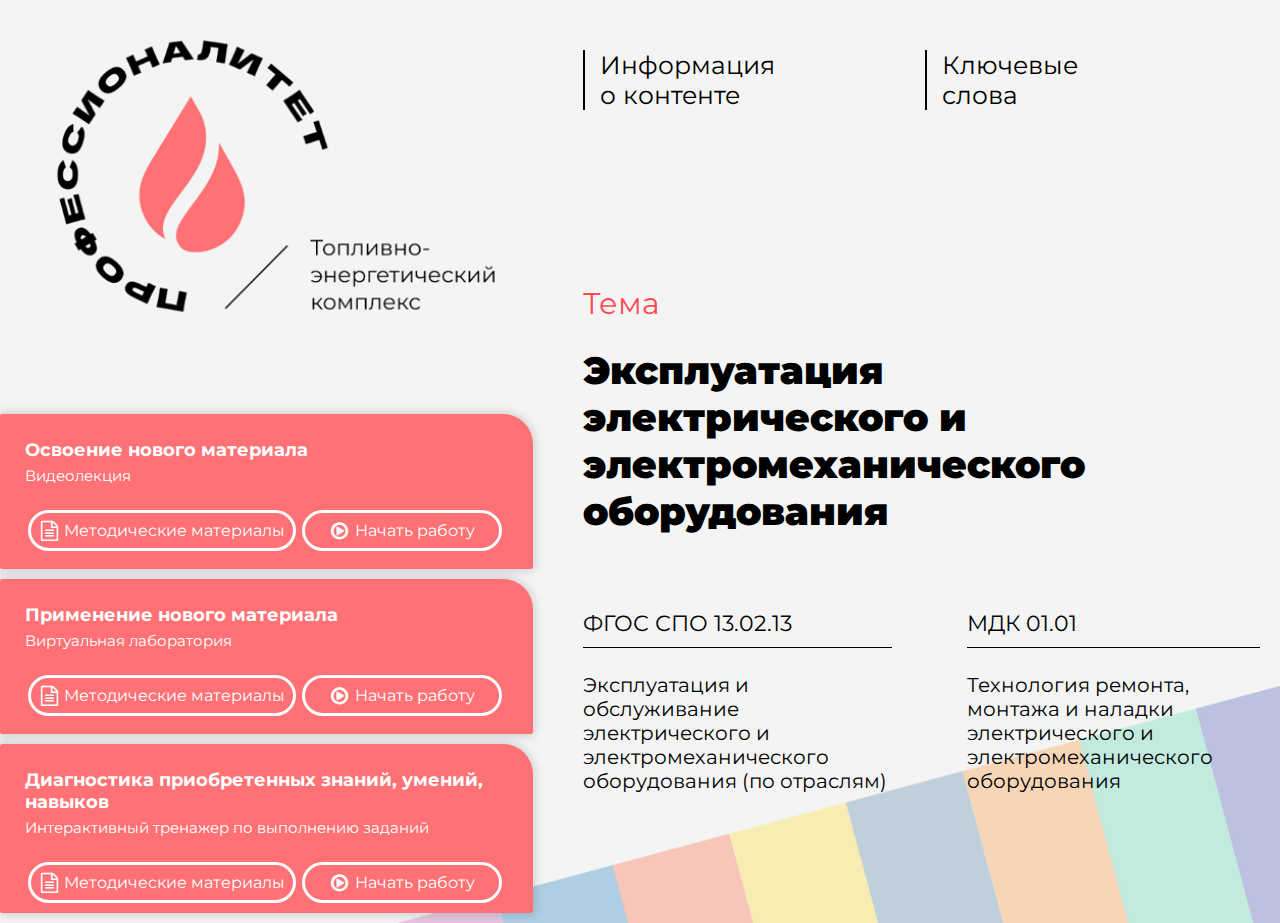
<file: index.html>
<!DOCTYPE html>
<html lang="en">
<head>
    <meta charset="UTF-8">
    <meta name="viewport" content="width=device-width, initial-scale=1.0">
    <script src="./data/data_main_p.js"></script>
    <script src="./scripts/main_page.js" defer></script>
    <title id="title_text_place"> </title>
    <link rel="stylesheet" href="https://cdnjs.cloudflare.com/ajax/libs/font-awesome/4.7.0/css/font-awesome.css" integrity="sha512-5A8nwdMOWrSz20fDsjczgUidUBR8liPYU+WymTZP1lmY9G6Oc7HlZv156XqnsgNUzTyMefFTcsFH/tnJE/+xBg==" crossorigin="anonymous" referrerpolicy="no-referrer" />
    <link rel="stylesheet" href="./styles/style.css">
    <link rel="stylesheet" href="./styles/popup.css">
    <link type="Image/x-icon" href="./content/favicon.ico" rel="icon">
</head>
<body class="main_viewport" id="#style-10">
    <div class="main_container">
        <img src="content/main_logo.png" alt="main_logo" class="main_logo1">
        <div class="left_side">
            <div class="main_logo">
                <img src="content/main_logo.png" alt="main_logo" class="main_logo2">
            </div>
            <div class="buttons_content">
                <div class="lern_new_material">
                    <div class="upper_side">
                        <p class="first_word">Освоение нового материала</p>
                        <p id="card_eom_1" class="second_word">Динамическая инфографика</p>
                        <div class="bottom_side">
                            <div class="btn_metod_mat">
                                <a href="#popup3" class="link_metod_mat"><i class="fa fa-file-text-o" aria-hidden="true"></i>
                                    Методические материалы
                                </a>
                            </div>
                            <div class="btn_metod_mat">
                                <a href="./pages/eom_1_unit/index.html" class="link_metod_mat"><i class="fa fa-play-circle-o" aria-hidden="true"></i>
                                    Начать работу
                                </a>
                            </div>
                        </div>
                    </div>
                </div>
                <div class="practic_new_material">
                    <div class="upper_side">
                        <p class="first_word">Применение нового материала</p>
                        <p class="second_word">Виртуальная лаборатория</p>
                        <div class="bottom_side">
                            <div class="btn_metod_mat">
                                <a href="#popup4" class="link_metod_mat"><i class="fa fa-file-text-o" aria-hidden="true"></i>
                                    Методические материалы
                                </a>
                            </div>
                            <div class="btn_metod_mat">
                                <a href="./pages/eom_2_unit/index.html" class="link_metod_mat"><i class="fa fa-play-circle-o" aria-hidden="true"></i>
                                    Начать работу
                                </a>
                            </div>
                        </div>
                    </div>
                </div>
                <div class="test_new_material">
                    <div class="upper_side">
                        <p class="first_word">Диагностика приобретенных знаний, умений, навыков</p>
                        <p id="card_eom_3" class="second_word">Интерактивная мини-игра</p>
                        <div class="bottom_side">
                            <div class="btn_metod_mat">
                                <a href="#popup5" class="link_metod_mat"><i class="fa fa-file-text-o" aria-hidden="true"></i>
                                    Методические материалы
                                </a>
                            </div>
                            <div class="btn_metod_mat">
                                <a id="eom_3_ref" href="./pages/eom_3_unit/index.html" class="link_metod_mat"><i class="fa fa-play-circle-o" aria-hidden="true"></i>
                                    Начать работу
                                </a>
                            </div>
                        </div>
                    </div>
                </div>
            </div>
        </div>
        <div class="right_side">
            <div id="upper_right2" class="upper_right">
                <div class="content_info">
                    <a href="#popup1" class="link_content_info">Информация <br>о контенте</br></a>
                </div>
                <div class="key_word">
                    <a href="#popup2" class="link_key_word">Ключевые <br>слова</br></a>
                </div>
            </div>
            <div class="center_right">
                <p class="theme">Тема</p>
                <p class="main_content_name"> 

                </p>
            </div>
            <div class="bottom_right">
                <div class="fgos_and_mdk">
                    <div>
                        <h5 class="fgos">ФГОС СПО <span id="fgos_number"> </span></h5>
                        <p class="fgos_text" id="fgos_text_place">
                            
                        </p>
                    </div>
                    <div>
                        <h5 class="mdk">МДК <span id="mdk_number"> </span></h5>
                        <p class="mdk_text" id="mdk_text_place">
                            
                        </p>
                    </div>
                </div>
            </div>
        </div>
    </div>
    <div id="popup1" class="popup">
        <div class="popup_body">
            <div class="popup_content">
                <div class="popup_header">
                    <h3>Информация о контенте</h3>
                    <a href="#" class="close_popup"><i class="fa fa-times-circle fa-2xl" aria-hidden="true"></i></a>
                </div>
                <div class="popup_text" id="popup_text_1">
                    <h3 class="popup_content_header">ФГОС СПО</h3>
                    <p class="popup_tex_content"></p>
                    <h3 class="popup_content_header">ПОП Профессионалитета</h3>
                    <p class="popup_tex_content"></p>
                    <h3 class="popup_content_header">Профессиональный модуль</h3>
                    <p class="popup_tex_content"></p>
                    <h3 class="popup_content_header">МДК</h3>
                    <p class="popup_tex_content"></p>
                    <h3 class="popup_content_header">Раздел</h3>
                    <p class="popup_tex_content"></p>
                    <h3 class="popup_content_header">Тема</h3>
                    <p class="popup_tex_content"></p>
                </div>
            </div>
        </div>
    </div>
    <div id="popup2" class="popup">
        <div class="popup_body">
            <div class="popup_content">
                <div class="popup_header">
                    <h3>Ключевые слова</h3>
                    <a href="#" class="close_popup"><i class="fa fa-times-circle fa-2xl" aria-hidden="true"></i></a>
                </div>
                <div class="popup_text" id="popup_text_2">

                </div>
            </div>
        </div>
    </div>
    <div id="popup3" class="popup">
        <div class="popup_body">
            <div class="popup_content">
                <div class="popup_header">
                    <h3>  </h3>
                    <a href="#" class="close_popup"><i class="fa fa-times-circle fa-2xl" aria-hidden="true"></i></a>
                </div>
                <div class="popup_text methods" id="popup_text_3">
                </div>
            </div>
        </div>
    </div>
    <div id="popup4" class="popup">
        <div class="popup_body">
            <div class="popup_content">
                <div class="popup_header">
                    <h3> </h3>
                    <a href="#" class="close_popup"><i class="fa fa-times-circle fa-2xl" aria-hidden="true"></i></a>
                </div>
                <div class="popup_text methods" id="popup_text_4">

                </div>
            </div>
        </div>
    </div>
    <div id="popup5" class="popup">
        <div class="popup_body">
            <div class="popup_content">
                <div class="popup_header">
                    <h3>  </h3>
                    <a href="#" class="close_popup"><i class="fa fa-times-circle fa-2xl" aria-hidden="true"></i></a>
                </div>
                <div class="popup_text methods" id="popup_text_5">

                </div>
            </div>
        </div>
    </div>
</body>
</html>
</file>
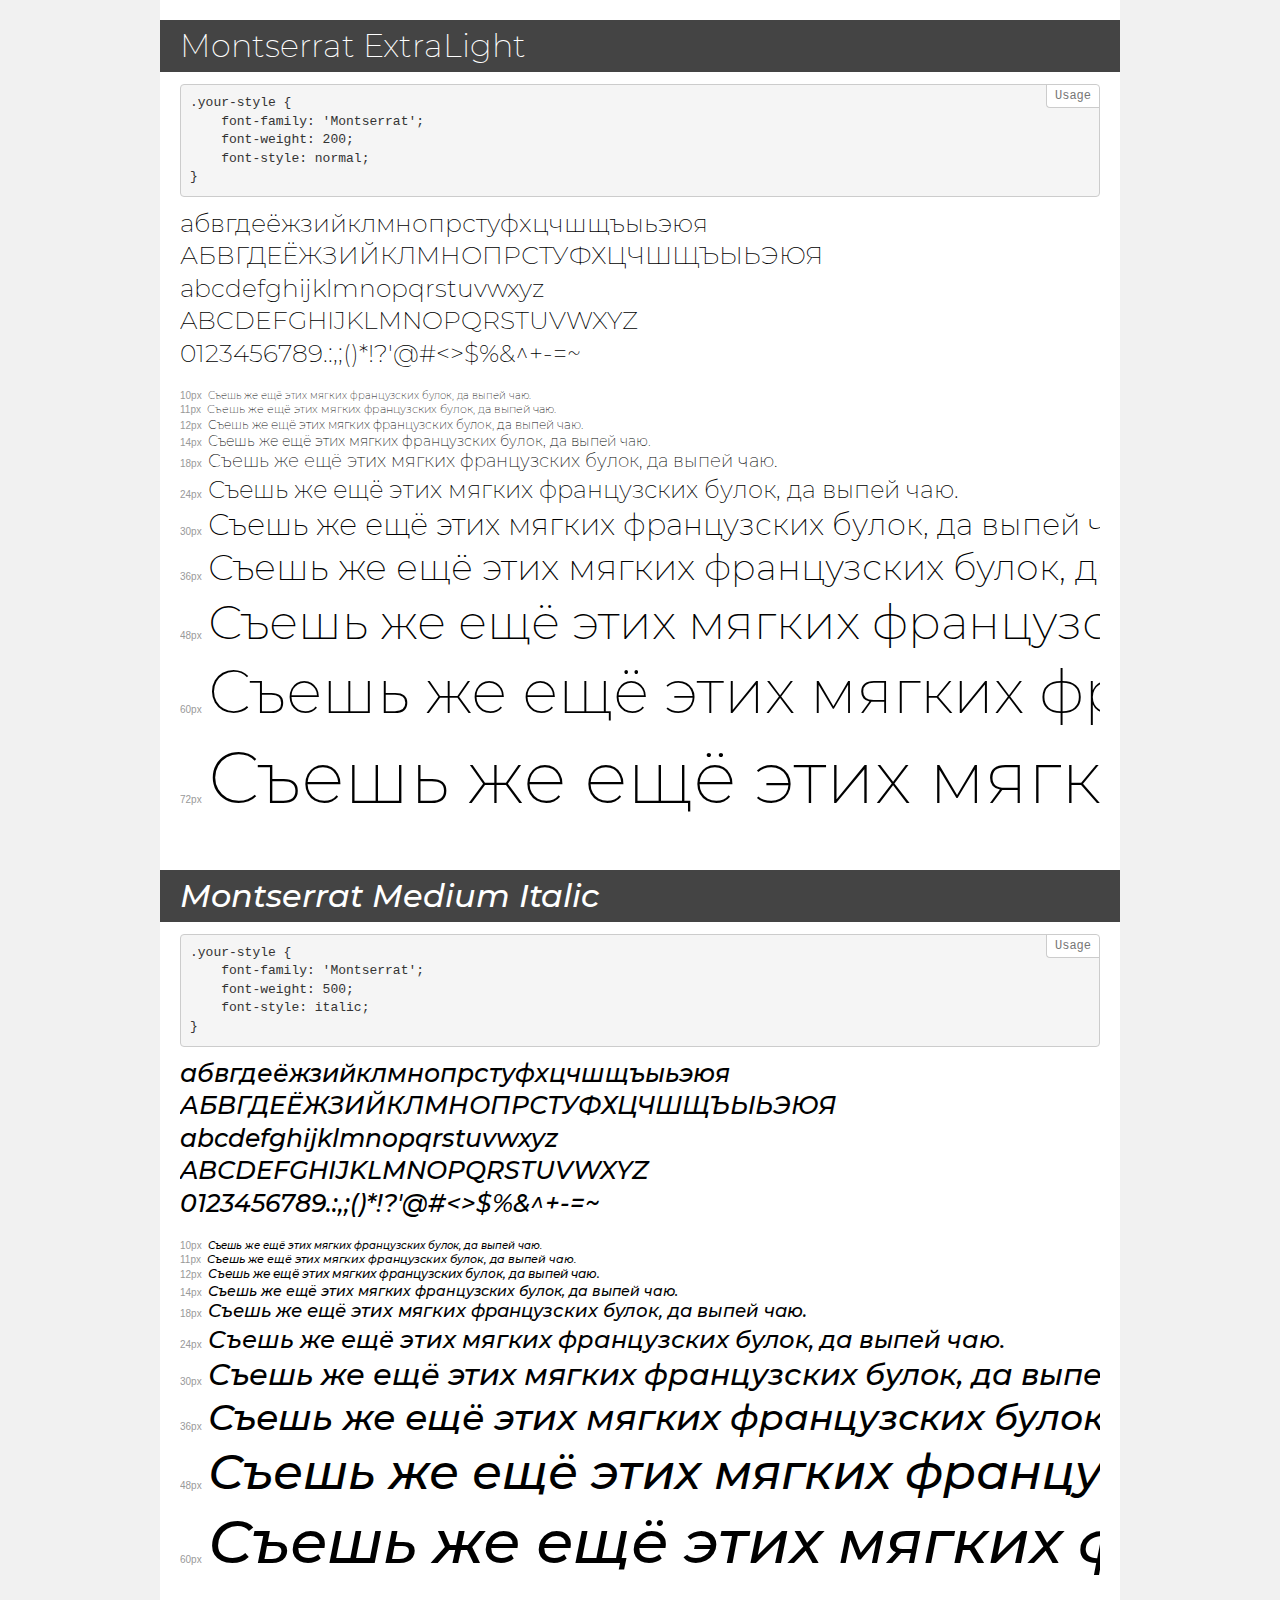
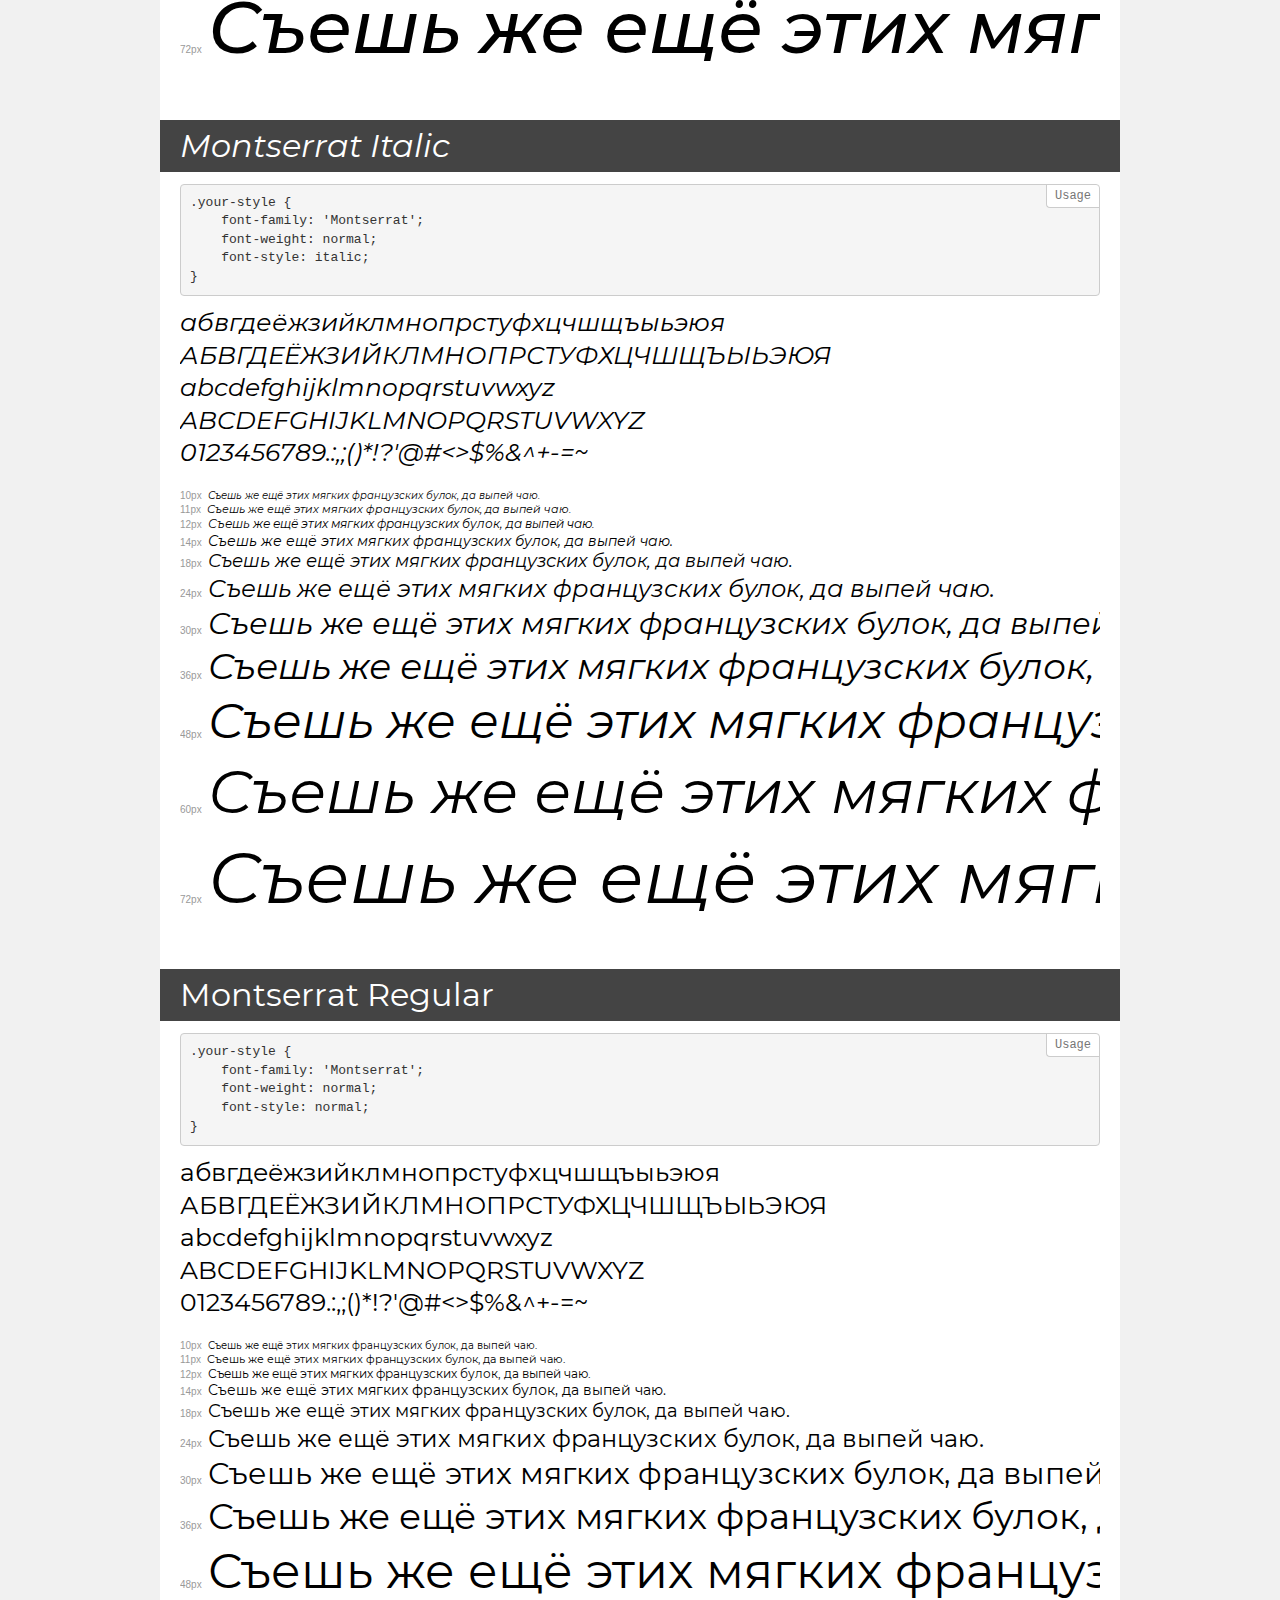
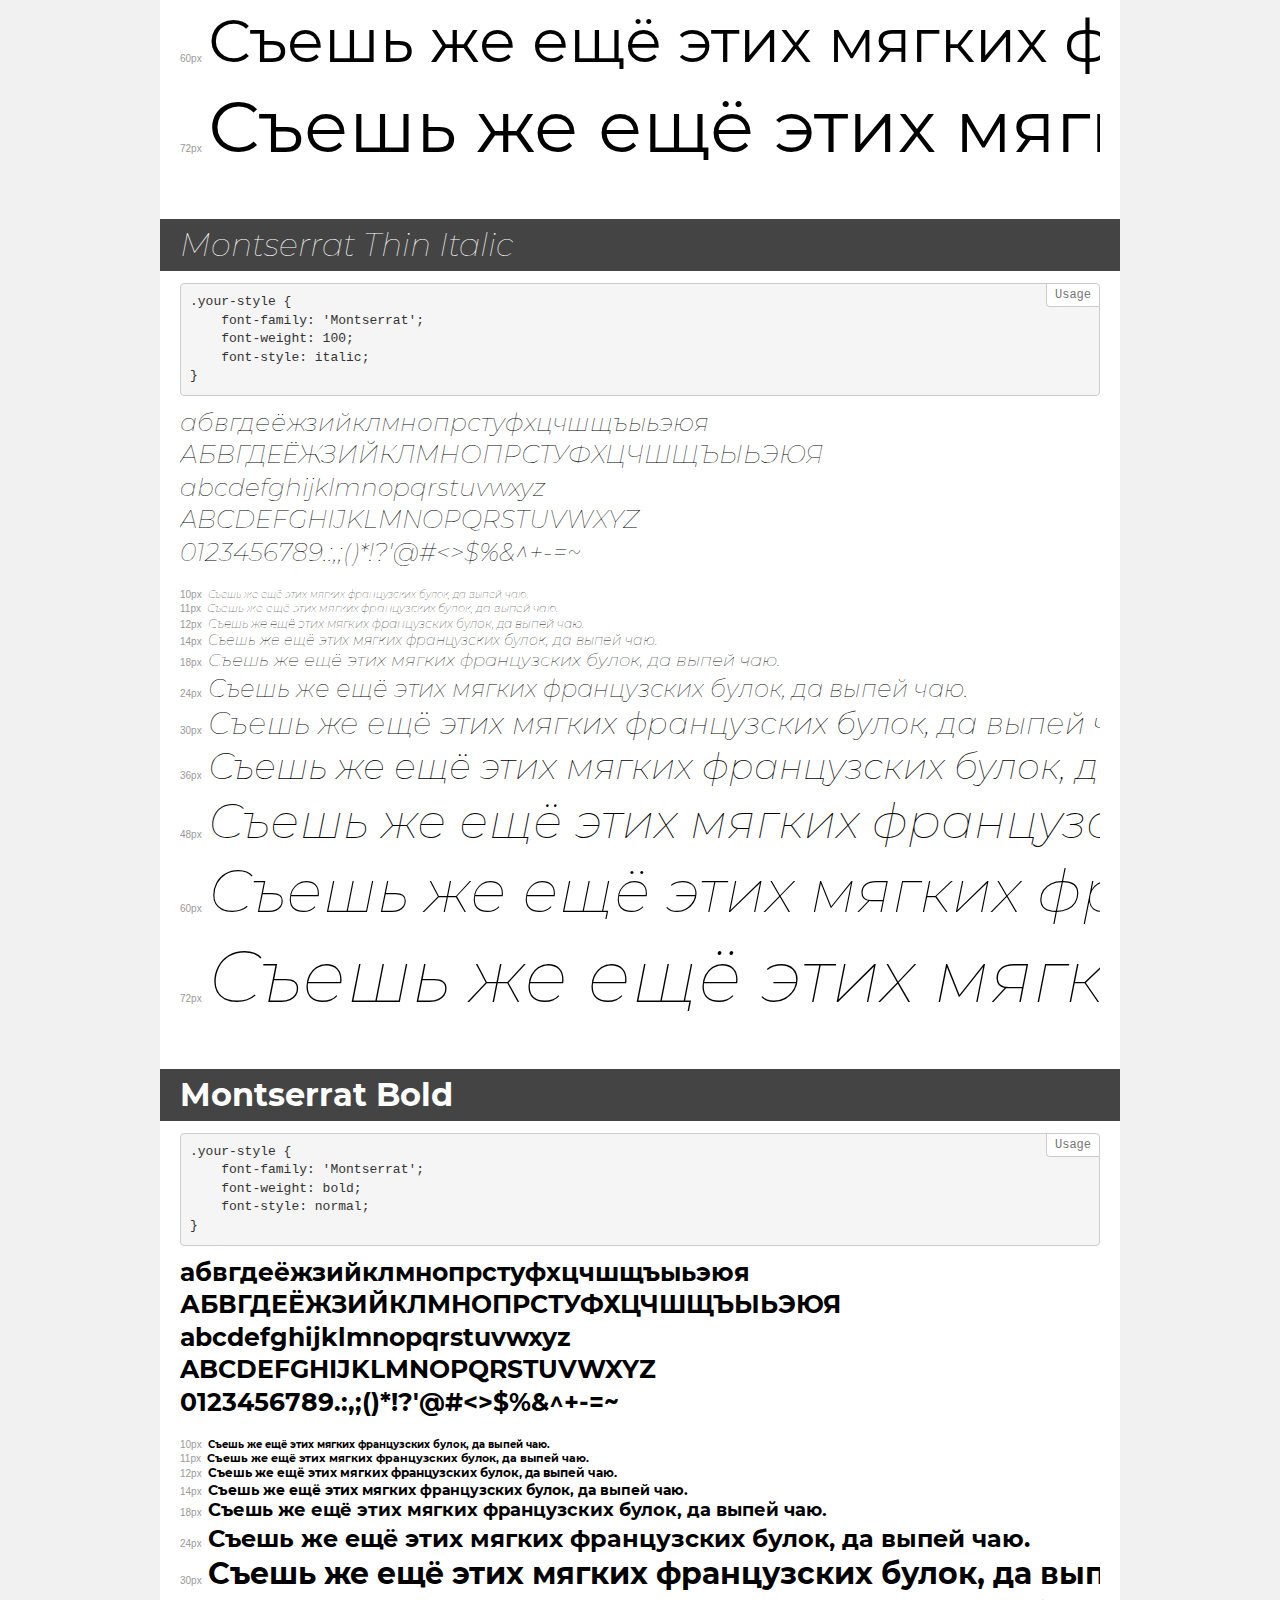
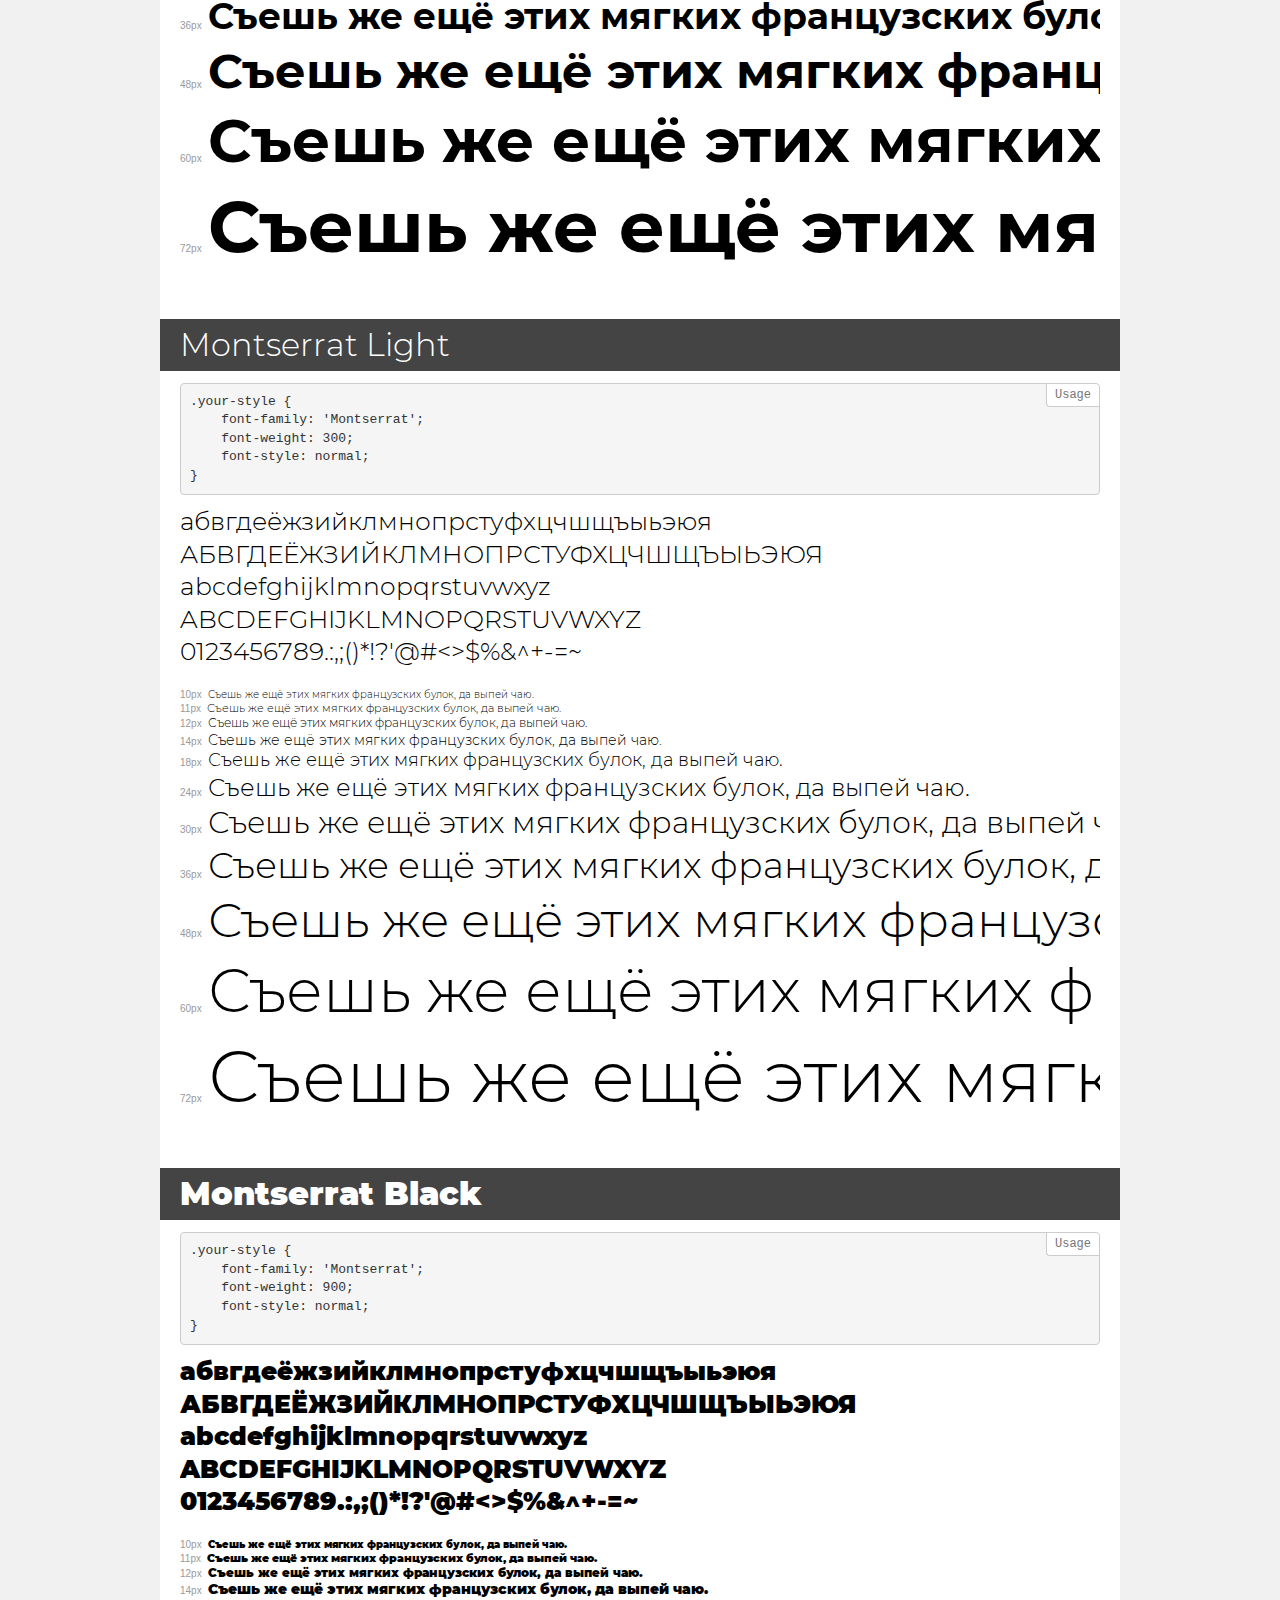
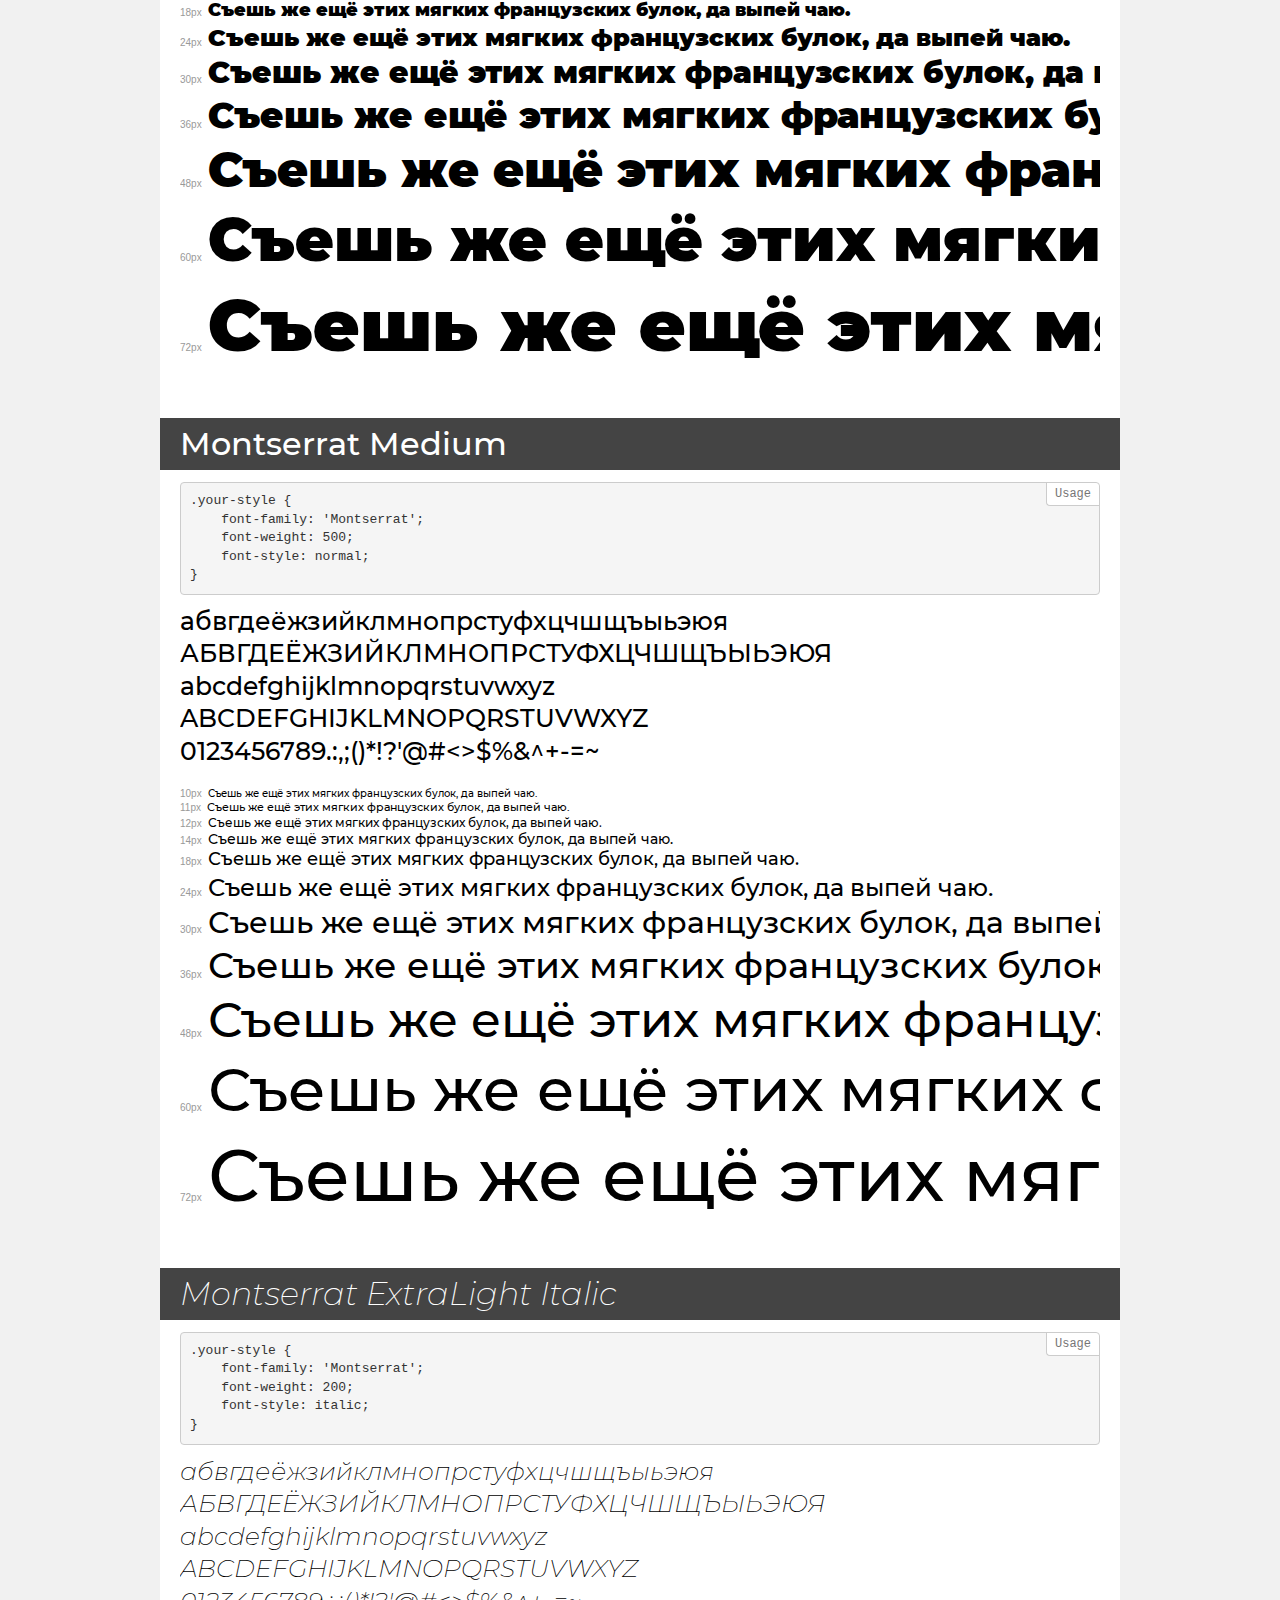
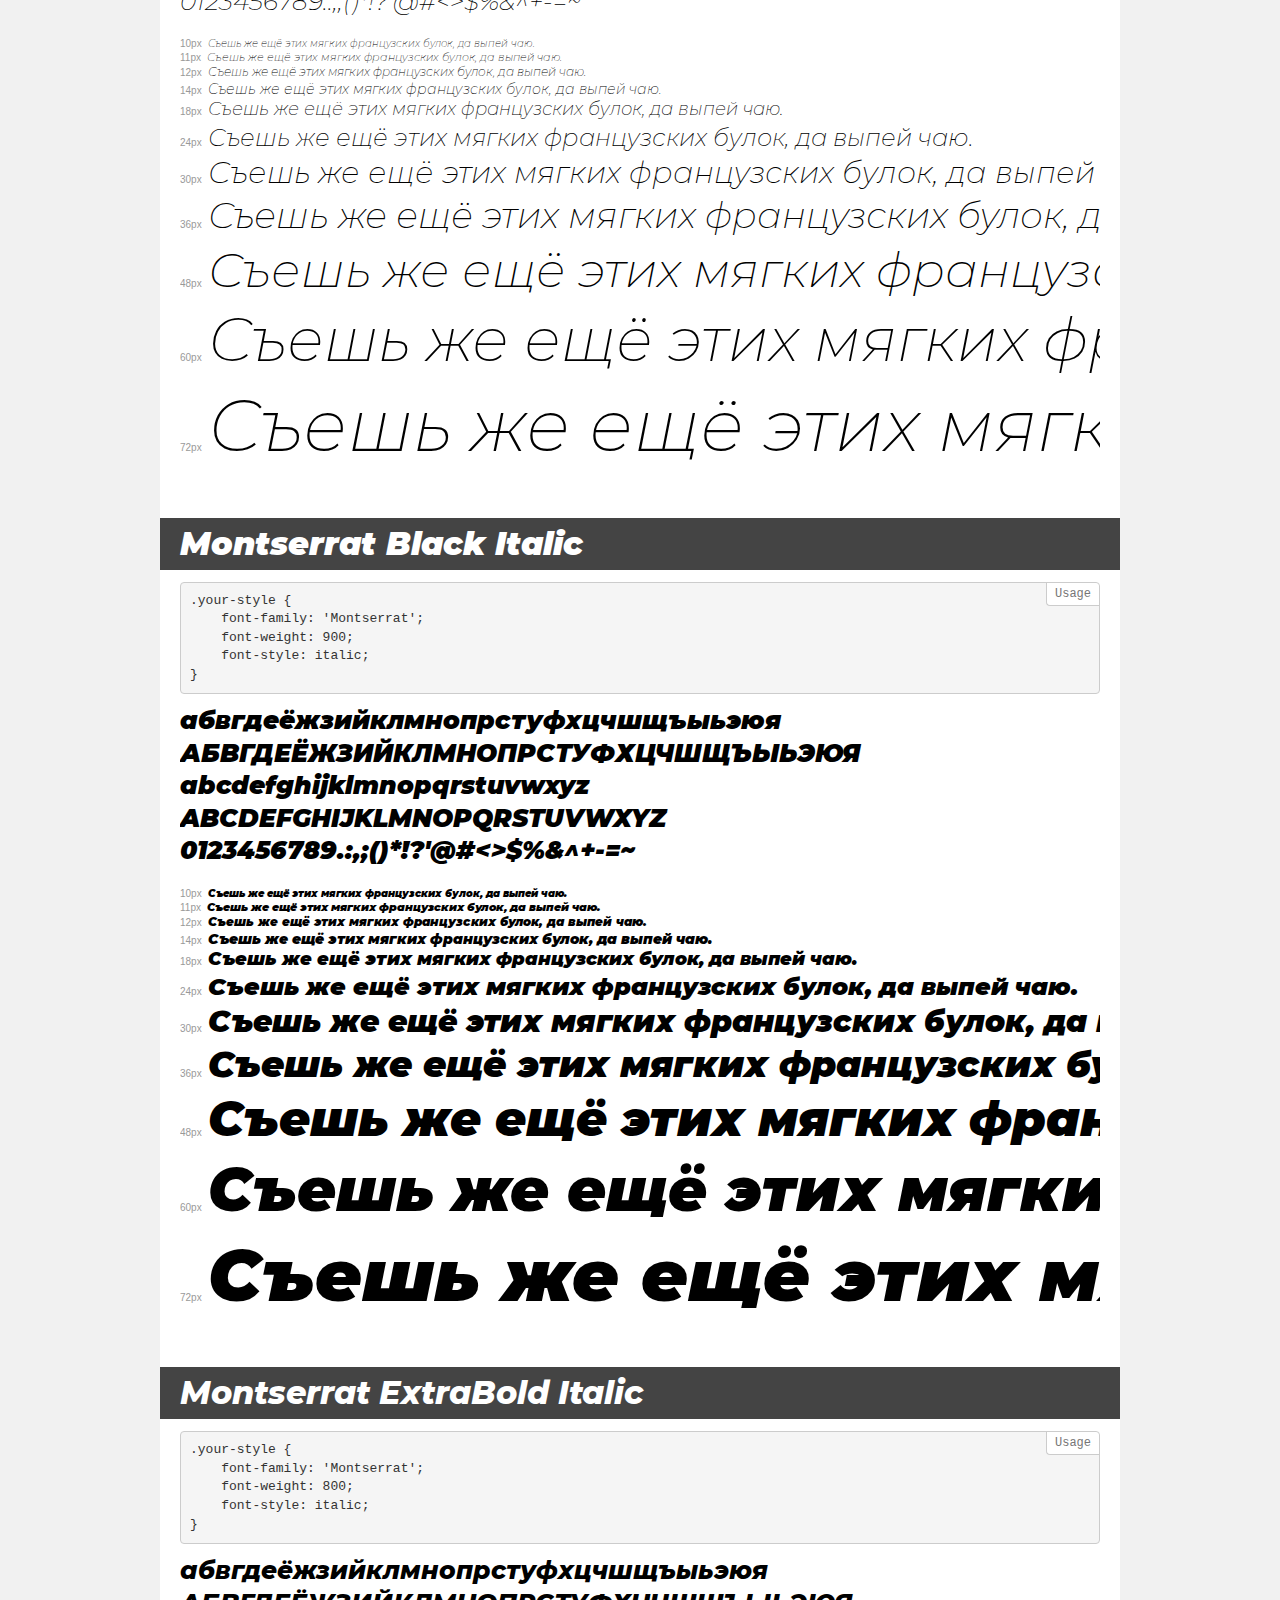
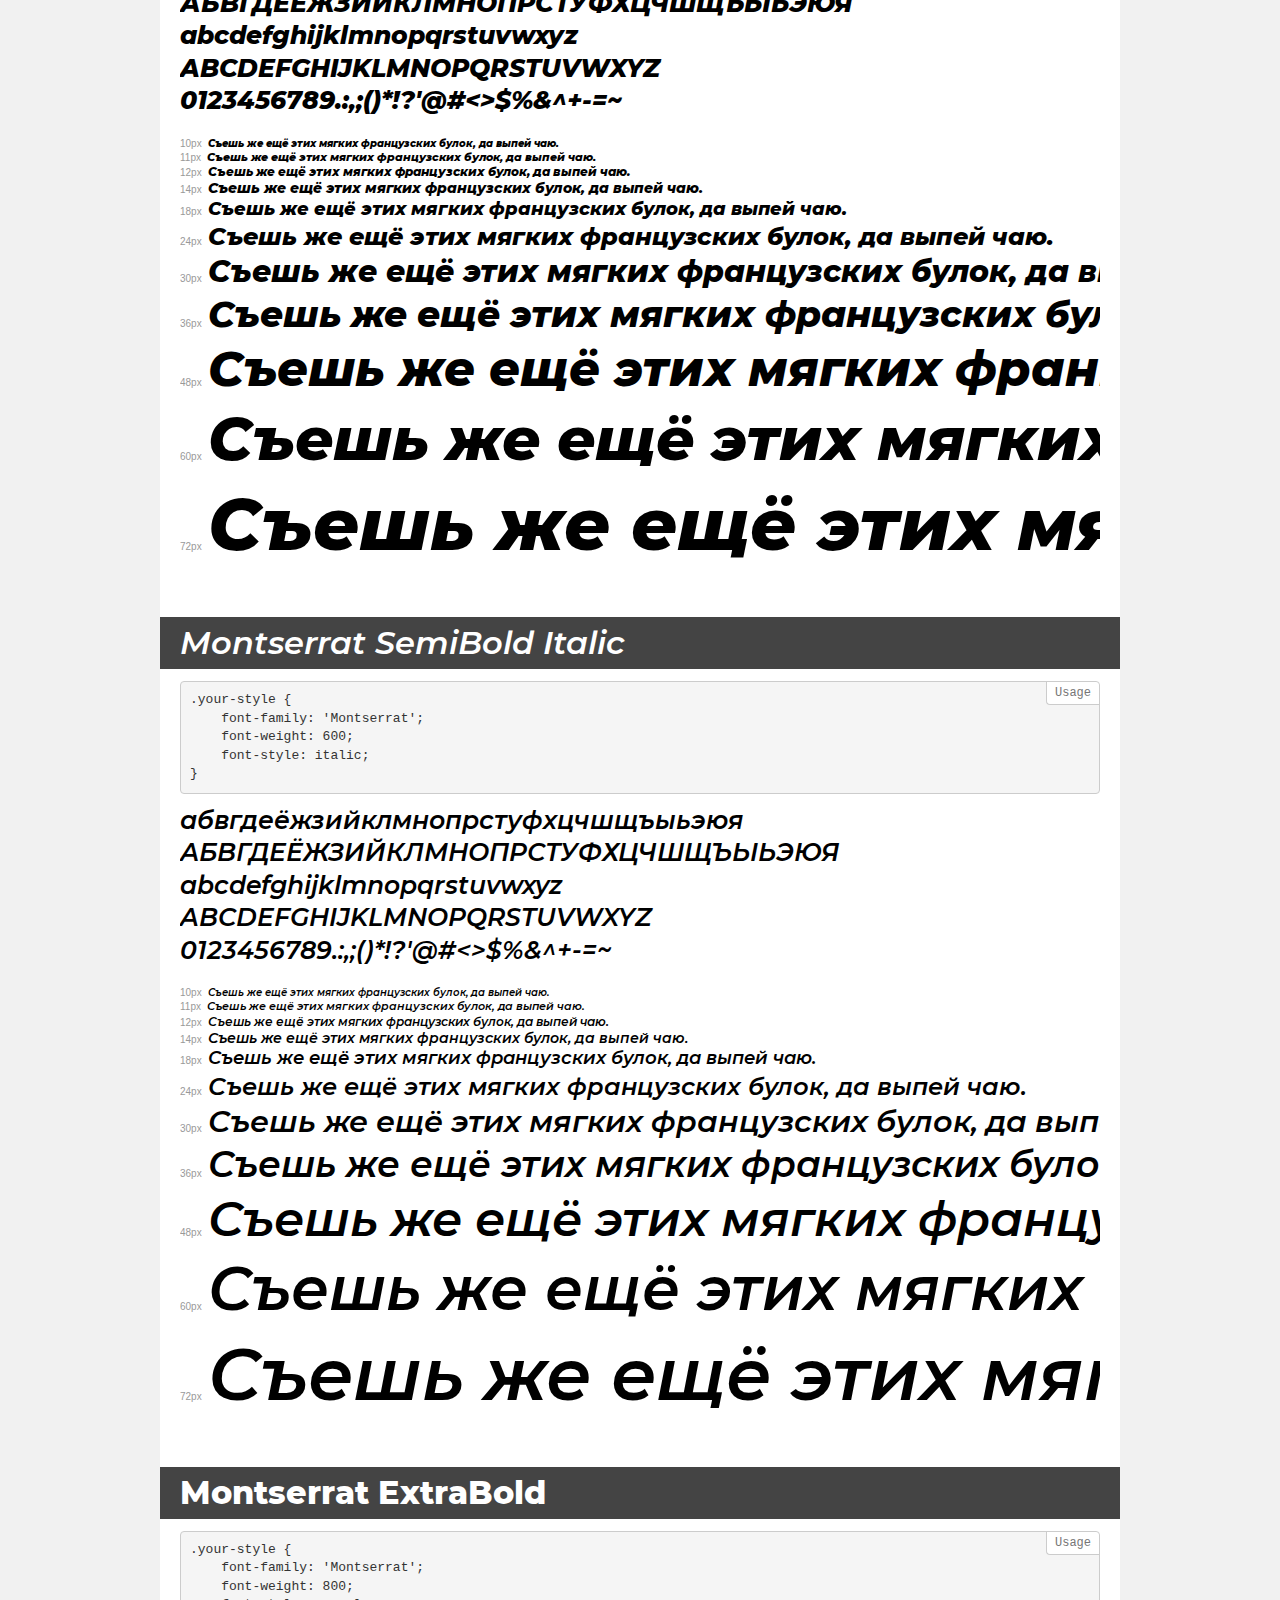
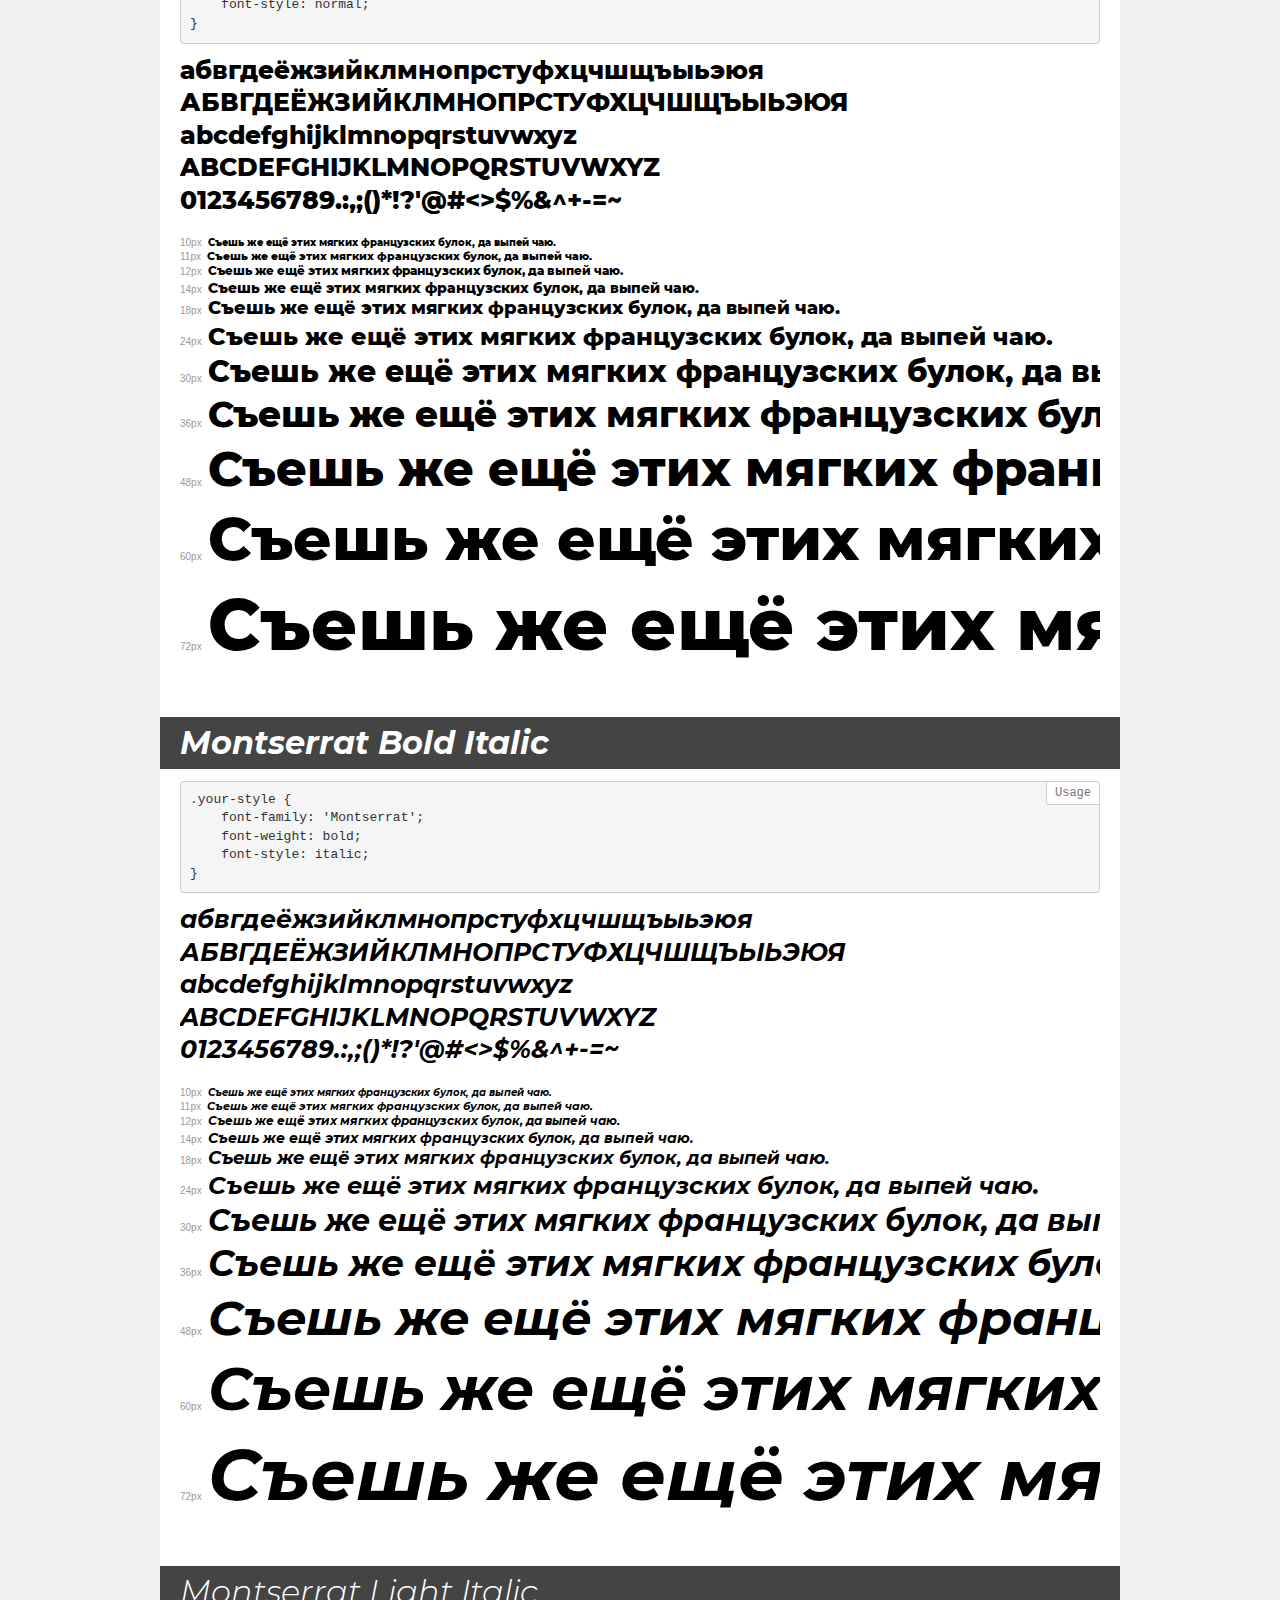
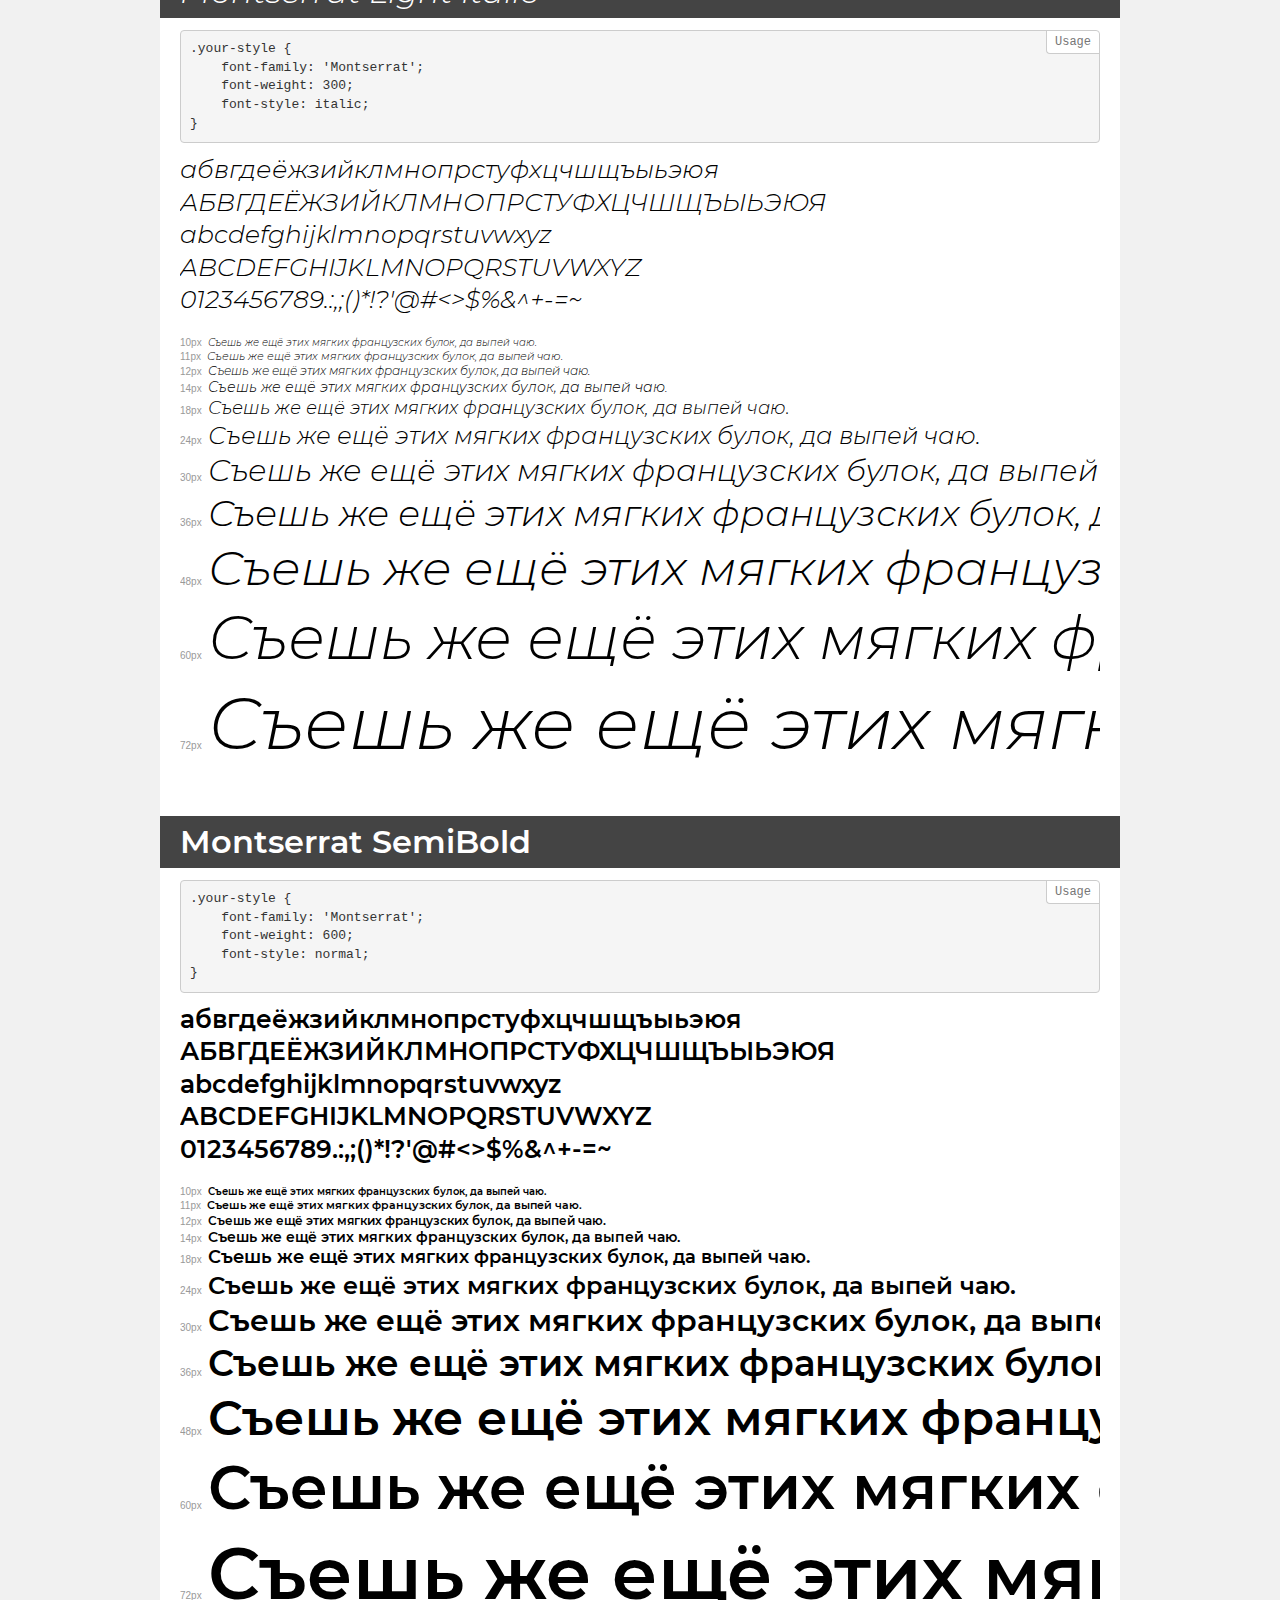
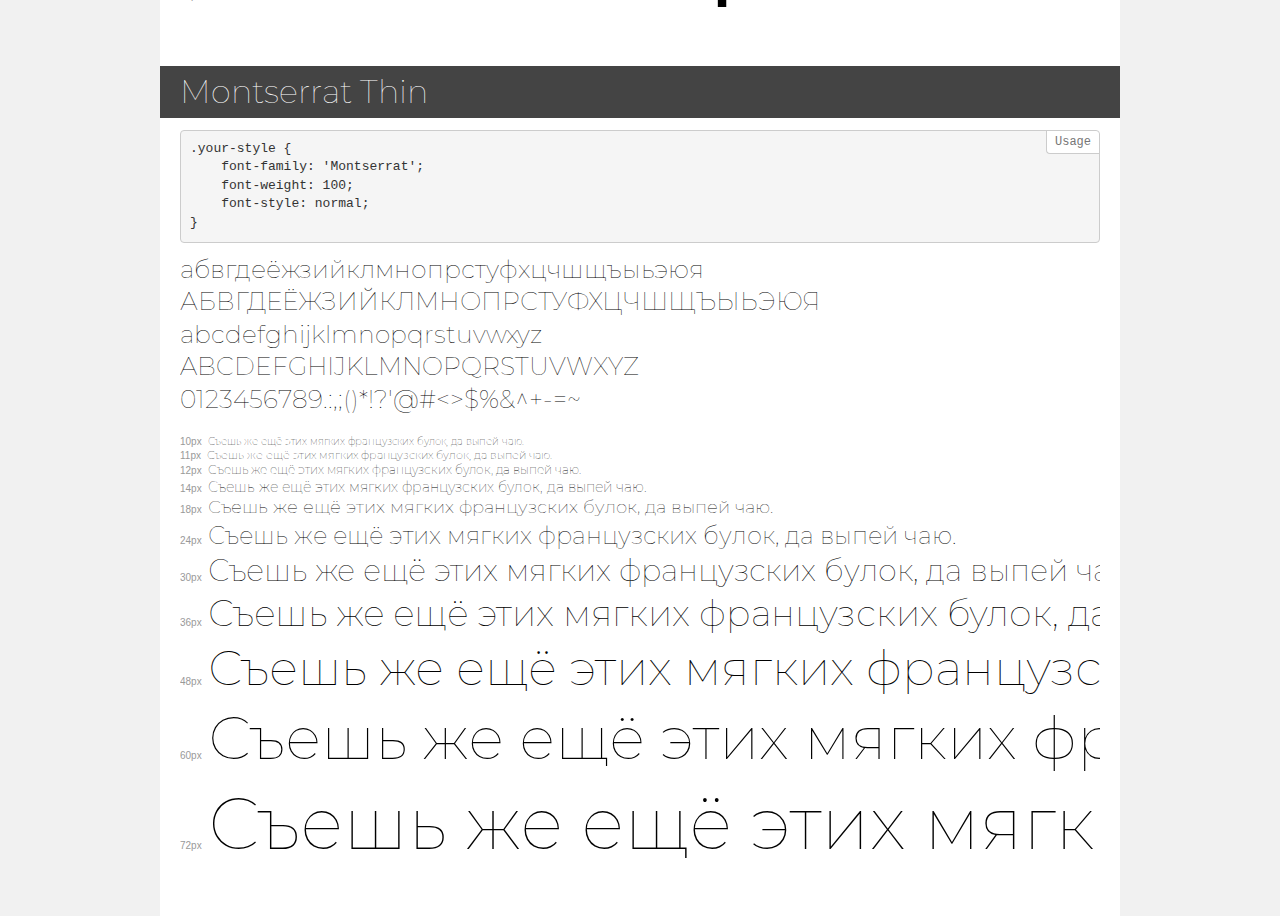
<file: styles/fonts/demo.html>
<!DOCTYPE html>
<html>
<head>
    <meta charset="utf-8">
    <meta http-equiv="X-UA-Compatible" content="IE=edge">
    <meta name="viewport" content="width=device-width, initial-scale=1">
    <meta name="robots" content="noindex, noarchive">
    <meta name="format-detection" content="telephone=no">
    <title>Transfonter demo</title>
    <link href="stylesheet.css" rel="stylesheet">
    <style>
        /*
        http://meyerweb.com/eric/tools/css/reset/
        v2.0 | 20110126
        License: none (public domain)
        */
        html, body, div, span, applet, object, iframe,
        h1, h2, h3, h4, h5, h6, p, blockquote, pre,
        a, abbr, acronym, address, big, cite, code,
        del, dfn, em, img, ins, kbd, q, s, samp,
        small, strike, strong, sub, sup, tt, var,
        b, u, i, center,
        dl, dt, dd, ol, ul, li,
        fieldset, form, label, legend,
        table, caption, tbody, tfoot, thead, tr, th, td,
        article, aside, canvas, details, embed,
        figure, figcaption, footer, header, hgroup,
        menu, nav, output, ruby, section, summary,
        time, mark, audio, video {
            margin: 0;
            padding: 0;
            border: 0;
            font-size: 100%;
            font: inherit;
            vertical-align: baseline;
        }
        /* HTML5 display-role reset for older browsers */
        article, aside, details, figcaption, figure,
        footer, header, hgroup, menu, nav, section {
            display: block;
        }
        body {
            line-height: 1;
        }
        ol, ul {
            list-style: none;
        }
        blockquote, q {
            quotes: none;
        }
        blockquote:before, blockquote:after,
        q:before, q:after {
            content: '';
            content: none;
        }
        table {
            border-collapse: collapse;
            border-spacing: 0;
        }
        /* common styles */
        body {
            background: #f1f1f1;
            color: #000;
        }
        .page {
            background: #fff;
            width: 920px;
            margin: 0 auto;
            padding: 20px 20px 0 20px;
            overflow: hidden;
        }
        .font-container {
            overflow-x: auto;
            overflow-y: hidden;
            margin-bottom: 40px;
            line-height: 1.3;
            white-space: nowrap;
            padding-bottom: 5px;
        }
        h1 {
            position: relative;
            background: #444;
            font-size: 32px;
            color: #fff;
            padding: 10px 20px;
            margin: 0 -20px 12px -20px;
        }
        .letters {
            font-size: 25px;
            margin-bottom: 20px;
        }
        .s10:before {
            content: '10px';
        }
        .s11:before {
            content: '11px';
        }
        .s12:before {
            content: '12px';
        }
        .s14:before {
            content: '14px';
        }
        .s18:before {
            content: '18px';
        }
        .s24:before {
            content: '24px';
        }
        .s30:before {
            content: '30px';
        }
        .s36:before {
            content: '36px';
        }
        .s48:before {
            content: '48px';
        }
        .s60:before {
            content: '60px';
        }
        .s72:before {
            content: '72px';
        }
        .s10:before, .s11:before, .s12:before, .s14:before,
        .s18:before, .s24:before, .s30:before, .s36:before,
        .s48:before, .s60:before, .s72:before {
            font-family: Arial, sans-serif;
            font-size: 10px;
            font-weight: normal;
            font-style: normal;
            color: #999;
            padding-right: 6px;
        }
        pre {
            display: block;
            position: relative;
            padding: 9px;
            margin: 0 0 10px;
            font-family: Monaco, Menlo, Consolas, "Courier New", monospace !important;
            font-size: 13px;
            line-height: 1.428571429;
            color: #333;
            font-weight: normal !important;
            font-style: normal !important;
            background-color: #f5f5f5;
            border: 1px solid #ccc;
            overflow-x: auto;
            border-radius: 4px;
        }
        pre:after {
            display: block;
            position: absolute;
            right: 0;
            top: 0;
            content: 'Usage';
            line-height: 1;
            padding: 5px 8px;
            font-size: 12px;
            color: #767676;
            background-color: #fff;
            border: 1px solid #ccc;
            border-right: none;
            border-top: none;
            border-radius: 0 4px 0 4px;
            z-index: 10;
        }
        /* responsive */
        @media (max-width: 959px) {
            .page {
                width: auto;
                margin: 0;
            }
        }
    </style>
</head>
<body>
<div class="page">
    <div class="demo" style="font-family: 'Montserrat'; font-weight: 200; font-style: normal;">
        <h1>Montserrat ExtraLight</h1>
        <pre>.your-style {
    font-family: 'Montserrat';
    font-weight: 200;
    font-style: normal;
}</pre>
        <div class="font-container">
            <p class="letters">
                абвгдеёжзийклмнопрстуфхцчшщъыьэюя<br>
АБВГДЕЁЖЗИЙКЛМНОПРСТУФХЦЧШЩЪЫЬЭЮЯ<br>
abcdefghijklmnopqrstuvwxyz<br>
ABCDEFGHIJKLMNOPQRSTUVWXYZ<br>
                0123456789.:,;()*!?'@#<>$%&^+-=~
            </p>
            <p class="s10" style="font-size: 10px;">Съешь же ещё этих мягких французских булок, да выпей чаю.</p>
            <p class="s11" style="font-size: 11px;">Съешь же ещё этих мягких французских булок, да выпей чаю.</p>
            <p class="s12" style="font-size: 12px;">Съешь же ещё этих мягких французских булок, да выпей чаю.</p>
            <p class="s14" style="font-size: 14px;">Съешь же ещё этих мягких французских булок, да выпей чаю.</p>
            <p class="s18" style="font-size: 18px;">Съешь же ещё этих мягких французских булок, да выпей чаю.</p>
            <p class="s24" style="font-size: 24px;">Съешь же ещё этих мягких французских булок, да выпей чаю.</p>
            <p class="s30" style="font-size: 30px;">Съешь же ещё этих мягких французских булок, да выпей чаю.</p>
            <p class="s36" style="font-size: 36px;">Съешь же ещё этих мягких французских булок, да выпей чаю.</p>
            <p class="s48" style="font-size: 48px;">Съешь же ещё этих мягких французских булок, да выпей чаю.</p>
            <p class="s60" style="font-size: 60px;">Съешь же ещё этих мягких французских булок, да выпей чаю.</p>
            <p class="s72" style="font-size: 72px;">Съешь же ещё этих мягких французских булок, да выпей чаю.</p>
        </div>
    </div>
    <div class="demo" style="font-family: 'Montserrat'; font-weight: 500; font-style: italic;">
        <h1>Montserrat Medium Italic</h1>
        <pre>.your-style {
    font-family: 'Montserrat';
    font-weight: 500;
    font-style: italic;
}</pre>
        <div class="font-container">
            <p class="letters">
                абвгдеёжзийклмнопрстуфхцчшщъыьэюя<br>
АБВГДЕЁЖЗИЙКЛМНОПРСТУФХЦЧШЩЪЫЬЭЮЯ<br>
abcdefghijklmnopqrstuvwxyz<br>
ABCDEFGHIJKLMNOPQRSTUVWXYZ<br>
                0123456789.:,;()*!?'@#<>$%&^+-=~
            </p>
            <p class="s10" style="font-size: 10px;">Съешь же ещё этих мягких французских булок, да выпей чаю.</p>
            <p class="s11" style="font-size: 11px;">Съешь же ещё этих мягких французских булок, да выпей чаю.</p>
            <p class="s12" style="font-size: 12px;">Съешь же ещё этих мягких французских булок, да выпей чаю.</p>
            <p class="s14" style="font-size: 14px;">Съешь же ещё этих мягких французских булок, да выпей чаю.</p>
            <p class="s18" style="font-size: 18px;">Съешь же ещё этих мягких французских булок, да выпей чаю.</p>
            <p class="s24" style="font-size: 24px;">Съешь же ещё этих мягких французских булок, да выпей чаю.</p>
            <p class="s30" style="font-size: 30px;">Съешь же ещё этих мягких французских булок, да выпей чаю.</p>
            <p class="s36" style="font-size: 36px;">Съешь же ещё этих мягких французских булок, да выпей чаю.</p>
            <p class="s48" style="font-size: 48px;">Съешь же ещё этих мягких французских булок, да выпей чаю.</p>
            <p class="s60" style="font-size: 60px;">Съешь же ещё этих мягких французских булок, да выпей чаю.</p>
            <p class="s72" style="font-size: 72px;">Съешь же ещё этих мягких французских булок, да выпей чаю.</p>
        </div>
    </div>
    <div class="demo" style="font-family: 'Montserrat'; font-weight: normal; font-style: italic;">
        <h1>Montserrat Italic</h1>
        <pre>.your-style {
    font-family: 'Montserrat';
    font-weight: normal;
    font-style: italic;
}</pre>
        <div class="font-container">
            <p class="letters">
                абвгдеёжзийклмнопрстуфхцчшщъыьэюя<br>
АБВГДЕЁЖЗИЙКЛМНОПРСТУФХЦЧШЩЪЫЬЭЮЯ<br>
abcdefghijklmnopqrstuvwxyz<br>
ABCDEFGHIJKLMNOPQRSTUVWXYZ<br>
                0123456789.:,;()*!?'@#<>$%&^+-=~
            </p>
            <p class="s10" style="font-size: 10px;">Съешь же ещё этих мягких французских булок, да выпей чаю.</p>
            <p class="s11" style="font-size: 11px;">Съешь же ещё этих мягких французских булок, да выпей чаю.</p>
            <p class="s12" style="font-size: 12px;">Съешь же ещё этих мягких французских булок, да выпей чаю.</p>
            <p class="s14" style="font-size: 14px;">Съешь же ещё этих мягких французских булок, да выпей чаю.</p>
            <p class="s18" style="font-size: 18px;">Съешь же ещё этих мягких французских булок, да выпей чаю.</p>
            <p class="s24" style="font-size: 24px;">Съешь же ещё этих мягких французских булок, да выпей чаю.</p>
            <p class="s30" style="font-size: 30px;">Съешь же ещё этих мягких французских булок, да выпей чаю.</p>
            <p class="s36" style="font-size: 36px;">Съешь же ещё этих мягких французских булок, да выпей чаю.</p>
            <p class="s48" style="font-size: 48px;">Съешь же ещё этих мягких французских булок, да выпей чаю.</p>
            <p class="s60" style="font-size: 60px;">Съешь же ещё этих мягких французских булок, да выпей чаю.</p>
            <p class="s72" style="font-size: 72px;">Съешь же ещё этих мягких французских булок, да выпей чаю.</p>
        </div>
    </div>
    <div class="demo" style="font-family: 'Montserrat'; font-weight: normal; font-style: normal;">
        <h1>Montserrat Regular</h1>
        <pre>.your-style {
    font-family: 'Montserrat';
    font-weight: normal;
    font-style: normal;
}</pre>
        <div class="font-container">
            <p class="letters">
                абвгдеёжзийклмнопрстуфхцчшщъыьэюя<br>
АБВГДЕЁЖЗИЙКЛМНОПРСТУФХЦЧШЩЪЫЬЭЮЯ<br>
abcdefghijklmnopqrstuvwxyz<br>
ABCDEFGHIJKLMNOPQRSTUVWXYZ<br>
                0123456789.:,;()*!?'@#<>$%&^+-=~
            </p>
            <p class="s10" style="font-size: 10px;">Съешь же ещё этих мягких французских булок, да выпей чаю.</p>
            <p class="s11" style="font-size: 11px;">Съешь же ещё этих мягких французских булок, да выпей чаю.</p>
            <p class="s12" style="font-size: 12px;">Съешь же ещё этих мягких французских булок, да выпей чаю.</p>
            <p class="s14" style="font-size: 14px;">Съешь же ещё этих мягких французских булок, да выпей чаю.</p>
            <p class="s18" style="font-size: 18px;">Съешь же ещё этих мягких французских булок, да выпей чаю.</p>
            <p class="s24" style="font-size: 24px;">Съешь же ещё этих мягких французских булок, да выпей чаю.</p>
            <p class="s30" style="font-size: 30px;">Съешь же ещё этих мягких французских булок, да выпей чаю.</p>
            <p class="s36" style="font-size: 36px;">Съешь же ещё этих мягких французских булок, да выпей чаю.</p>
            <p class="s48" style="font-size: 48px;">Съешь же ещё этих мягких французских булок, да выпей чаю.</p>
            <p class="s60" style="font-size: 60px;">Съешь же ещё этих мягких французских булок, да выпей чаю.</p>
            <p class="s72" style="font-size: 72px;">Съешь же ещё этих мягких французских булок, да выпей чаю.</p>
        </div>
    </div>
    <div class="demo" style="font-family: 'Montserrat'; font-weight: 100; font-style: italic;">
        <h1>Montserrat Thin Italic</h1>
        <pre>.your-style {
    font-family: 'Montserrat';
    font-weight: 100;
    font-style: italic;
}</pre>
        <div class="font-container">
            <p class="letters">
                абвгдеёжзийклмнопрстуфхцчшщъыьэюя<br>
АБВГДЕЁЖЗИЙКЛМНОПРСТУФХЦЧШЩЪЫЬЭЮЯ<br>
abcdefghijklmnopqrstuvwxyz<br>
ABCDEFGHIJKLMNOPQRSTUVWXYZ<br>
                0123456789.:,;()*!?'@#<>$%&^+-=~
            </p>
            <p class="s10" style="font-size: 10px;">Съешь же ещё этих мягких французских булок, да выпей чаю.</p>
            <p class="s11" style="font-size: 11px;">Съешь же ещё этих мягких французских булок, да выпей чаю.</p>
            <p class="s12" style="font-size: 12px;">Съешь же ещё этих мягких французских булок, да выпей чаю.</p>
            <p class="s14" style="font-size: 14px;">Съешь же ещё этих мягких французских булок, да выпей чаю.</p>
            <p class="s18" style="font-size: 18px;">Съешь же ещё этих мягких французских булок, да выпей чаю.</p>
            <p class="s24" style="font-size: 24px;">Съешь же ещё этих мягких французских булок, да выпей чаю.</p>
            <p class="s30" style="font-size: 30px;">Съешь же ещё этих мягких французских булок, да выпей чаю.</p>
            <p class="s36" style="font-size: 36px;">Съешь же ещё этих мягких французских булок, да выпей чаю.</p>
            <p class="s48" style="font-size: 48px;">Съешь же ещё этих мягких французских булок, да выпей чаю.</p>
            <p class="s60" style="font-size: 60px;">Съешь же ещё этих мягких французских булок, да выпей чаю.</p>
            <p class="s72" style="font-size: 72px;">Съешь же ещё этих мягких французских булок, да выпей чаю.</p>
        </div>
    </div>
    <div class="demo" style="font-family: 'Montserrat'; font-weight: bold; font-style: normal;">
        <h1>Montserrat Bold</h1>
        <pre>.your-style {
    font-family: 'Montserrat';
    font-weight: bold;
    font-style: normal;
}</pre>
        <div class="font-container">
            <p class="letters">
                абвгдеёжзийклмнопрстуфхцчшщъыьэюя<br>
АБВГДЕЁЖЗИЙКЛМНОПРСТУФХЦЧШЩЪЫЬЭЮЯ<br>
abcdefghijklmnopqrstuvwxyz<br>
ABCDEFGHIJKLMNOPQRSTUVWXYZ<br>
                0123456789.:,;()*!?'@#<>$%&^+-=~
            </p>
            <p class="s10" style="font-size: 10px;">Съешь же ещё этих мягких французских булок, да выпей чаю.</p>
            <p class="s11" style="font-size: 11px;">Съешь же ещё этих мягких французских булок, да выпей чаю.</p>
            <p class="s12" style="font-size: 12px;">Съешь же ещё этих мягких французских булок, да выпей чаю.</p>
            <p class="s14" style="font-size: 14px;">Съешь же ещё этих мягких французских булок, да выпей чаю.</p>
            <p class="s18" style="font-size: 18px;">Съешь же ещё этих мягких французских булок, да выпей чаю.</p>
            <p class="s24" style="font-size: 24px;">Съешь же ещё этих мягких французских булок, да выпей чаю.</p>
            <p class="s30" style="font-size: 30px;">Съешь же ещё этих мягких французских булок, да выпей чаю.</p>
            <p class="s36" style="font-size: 36px;">Съешь же ещё этих мягких французских булок, да выпей чаю.</p>
            <p class="s48" style="font-size: 48px;">Съешь же ещё этих мягких французских булок, да выпей чаю.</p>
            <p class="s60" style="font-size: 60px;">Съешь же ещё этих мягких французских булок, да выпей чаю.</p>
            <p class="s72" style="font-size: 72px;">Съешь же ещё этих мягких французских булок, да выпей чаю.</p>
        </div>
    </div>
    <div class="demo" style="font-family: 'Montserrat'; font-weight: 300; font-style: normal;">
        <h1>Montserrat Light</h1>
        <pre>.your-style {
    font-family: 'Montserrat';
    font-weight: 300;
    font-style: normal;
}</pre>
        <div class="font-container">
            <p class="letters">
                абвгдеёжзийклмнопрстуфхцчшщъыьэюя<br>
АБВГДЕЁЖЗИЙКЛМНОПРСТУФХЦЧШЩЪЫЬЭЮЯ<br>
abcdefghijklmnopqrstuvwxyz<br>
ABCDEFGHIJKLMNOPQRSTUVWXYZ<br>
                0123456789.:,;()*!?'@#<>$%&^+-=~
            </p>
            <p class="s10" style="font-size: 10px;">Съешь же ещё этих мягких французских булок, да выпей чаю.</p>
            <p class="s11" style="font-size: 11px;">Съешь же ещё этих мягких французских булок, да выпей чаю.</p>
            <p class="s12" style="font-size: 12px;">Съешь же ещё этих мягких французских булок, да выпей чаю.</p>
            <p class="s14" style="font-size: 14px;">Съешь же ещё этих мягких французских булок, да выпей чаю.</p>
            <p class="s18" style="font-size: 18px;">Съешь же ещё этих мягких французских булок, да выпей чаю.</p>
            <p class="s24" style="font-size: 24px;">Съешь же ещё этих мягких французских булок, да выпей чаю.</p>
            <p class="s30" style="font-size: 30px;">Съешь же ещё этих мягких французских булок, да выпей чаю.</p>
            <p class="s36" style="font-size: 36px;">Съешь же ещё этих мягких французских булок, да выпей чаю.</p>
            <p class="s48" style="font-size: 48px;">Съешь же ещё этих мягких французских булок, да выпей чаю.</p>
            <p class="s60" style="font-size: 60px;">Съешь же ещё этих мягких французских булок, да выпей чаю.</p>
            <p class="s72" style="font-size: 72px;">Съешь же ещё этих мягких французских булок, да выпей чаю.</p>
        </div>
    </div>
    <div class="demo" style="font-family: 'Montserrat'; font-weight: 900; font-style: normal;">
        <h1>Montserrat Black</h1>
        <pre>.your-style {
    font-family: 'Montserrat';
    font-weight: 900;
    font-style: normal;
}</pre>
        <div class="font-container">
            <p class="letters">
                абвгдеёжзийклмнопрстуфхцчшщъыьэюя<br>
АБВГДЕЁЖЗИЙКЛМНОПРСТУФХЦЧШЩЪЫЬЭЮЯ<br>
abcdefghijklmnopqrstuvwxyz<br>
ABCDEFGHIJKLMNOPQRSTUVWXYZ<br>
                0123456789.:,;()*!?'@#<>$%&^+-=~
            </p>
            <p class="s10" style="font-size: 10px;">Съешь же ещё этих мягких французских булок, да выпей чаю.</p>
            <p class="s11" style="font-size: 11px;">Съешь же ещё этих мягких французских булок, да выпей чаю.</p>
            <p class="s12" style="font-size: 12px;">Съешь же ещё этих мягких французских булок, да выпей чаю.</p>
            <p class="s14" style="font-size: 14px;">Съешь же ещё этих мягких французских булок, да выпей чаю.</p>
            <p class="s18" style="font-size: 18px;">Съешь же ещё этих мягких французских булок, да выпей чаю.</p>
            <p class="s24" style="font-size: 24px;">Съешь же ещё этих мягких французских булок, да выпей чаю.</p>
            <p class="s30" style="font-size: 30px;">Съешь же ещё этих мягких французских булок, да выпей чаю.</p>
            <p class="s36" style="font-size: 36px;">Съешь же ещё этих мягких французских булок, да выпей чаю.</p>
            <p class="s48" style="font-size: 48px;">Съешь же ещё этих мягких французских булок, да выпей чаю.</p>
            <p class="s60" style="font-size: 60px;">Съешь же ещё этих мягких французских булок, да выпей чаю.</p>
            <p class="s72" style="font-size: 72px;">Съешь же ещё этих мягких французских булок, да выпей чаю.</p>
        </div>
    </div>
    <div class="demo" style="font-family: 'Montserrat'; font-weight: 500; font-style: normal;">
        <h1>Montserrat Medium</h1>
        <pre>.your-style {
    font-family: 'Montserrat';
    font-weight: 500;
    font-style: normal;
}</pre>
        <div class="font-container">
            <p class="letters">
                абвгдеёжзийклмнопрстуфхцчшщъыьэюя<br>
АБВГДЕЁЖЗИЙКЛМНОПРСТУФХЦЧШЩЪЫЬЭЮЯ<br>
abcdefghijklmnopqrstuvwxyz<br>
ABCDEFGHIJKLMNOPQRSTUVWXYZ<br>
                0123456789.:,;()*!?'@#<>$%&^+-=~
            </p>
            <p class="s10" style="font-size: 10px;">Съешь же ещё этих мягких французских булок, да выпей чаю.</p>
            <p class="s11" style="font-size: 11px;">Съешь же ещё этих мягких французских булок, да выпей чаю.</p>
            <p class="s12" style="font-size: 12px;">Съешь же ещё этих мягких французских булок, да выпей чаю.</p>
            <p class="s14" style="font-size: 14px;">Съешь же ещё этих мягких французских булок, да выпей чаю.</p>
            <p class="s18" style="font-size: 18px;">Съешь же ещё этих мягких французских булок, да выпей чаю.</p>
            <p class="s24" style="font-size: 24px;">Съешь же ещё этих мягких французских булок, да выпей чаю.</p>
            <p class="s30" style="font-size: 30px;">Съешь же ещё этих мягких французских булок, да выпей чаю.</p>
            <p class="s36" style="font-size: 36px;">Съешь же ещё этих мягких французских булок, да выпей чаю.</p>
            <p class="s48" style="font-size: 48px;">Съешь же ещё этих мягких французских булок, да выпей чаю.</p>
            <p class="s60" style="font-size: 60px;">Съешь же ещё этих мягких французских булок, да выпей чаю.</p>
            <p class="s72" style="font-size: 72px;">Съешь же ещё этих мягких французских булок, да выпей чаю.</p>
        </div>
    </div>
    <div class="demo" style="font-family: 'Montserrat'; font-weight: 200; font-style: italic;">
        <h1>Montserrat ExtraLight Italic</h1>
        <pre>.your-style {
    font-family: 'Montserrat';
    font-weight: 200;
    font-style: italic;
}</pre>
        <div class="font-container">
            <p class="letters">
                абвгдеёжзийклмнопрстуфхцчшщъыьэюя<br>
АБВГДЕЁЖЗИЙКЛМНОПРСТУФХЦЧШЩЪЫЬЭЮЯ<br>
abcdefghijklmnopqrstuvwxyz<br>
ABCDEFGHIJKLMNOPQRSTUVWXYZ<br>
                0123456789.:,;()*!?'@#<>$%&^+-=~
            </p>
            <p class="s10" style="font-size: 10px;">Съешь же ещё этих мягких французских булок, да выпей чаю.</p>
            <p class="s11" style="font-size: 11px;">Съешь же ещё этих мягких французских булок, да выпей чаю.</p>
            <p class="s12" style="font-size: 12px;">Съешь же ещё этих мягких французских булок, да выпей чаю.</p>
            <p class="s14" style="font-size: 14px;">Съешь же ещё этих мягких французских булок, да выпей чаю.</p>
            <p class="s18" style="font-size: 18px;">Съешь же ещё этих мягких французских булок, да выпей чаю.</p>
            <p class="s24" style="font-size: 24px;">Съешь же ещё этих мягких французских булок, да выпей чаю.</p>
            <p class="s30" style="font-size: 30px;">Съешь же ещё этих мягких французских булок, да выпей чаю.</p>
            <p class="s36" style="font-size: 36px;">Съешь же ещё этих мягких французских булок, да выпей чаю.</p>
            <p class="s48" style="font-size: 48px;">Съешь же ещё этих мягких французских булок, да выпей чаю.</p>
            <p class="s60" style="font-size: 60px;">Съешь же ещё этих мягких французских булок, да выпей чаю.</p>
            <p class="s72" style="font-size: 72px;">Съешь же ещё этих мягких французских булок, да выпей чаю.</p>
        </div>
    </div>
    <div class="demo" style="font-family: 'Montserrat'; font-weight: 900; font-style: italic;">
        <h1>Montserrat Black Italic</h1>
        <pre>.your-style {
    font-family: 'Montserrat';
    font-weight: 900;
    font-style: italic;
}</pre>
        <div class="font-container">
            <p class="letters">
                абвгдеёжзийклмнопрстуфхцчшщъыьэюя<br>
АБВГДЕЁЖЗИЙКЛМНОПРСТУФХЦЧШЩЪЫЬЭЮЯ<br>
abcdefghijklmnopqrstuvwxyz<br>
ABCDEFGHIJKLMNOPQRSTUVWXYZ<br>
                0123456789.:,;()*!?'@#<>$%&^+-=~
            </p>
            <p class="s10" style="font-size: 10px;">Съешь же ещё этих мягких французских булок, да выпей чаю.</p>
            <p class="s11" style="font-size: 11px;">Съешь же ещё этих мягких французских булок, да выпей чаю.</p>
            <p class="s12" style="font-size: 12px;">Съешь же ещё этих мягких французских булок, да выпей чаю.</p>
            <p class="s14" style="font-size: 14px;">Съешь же ещё этих мягких французских булок, да выпей чаю.</p>
            <p class="s18" style="font-size: 18px;">Съешь же ещё этих мягких французских булок, да выпей чаю.</p>
            <p class="s24" style="font-size: 24px;">Съешь же ещё этих мягких французских булок, да выпей чаю.</p>
            <p class="s30" style="font-size: 30px;">Съешь же ещё этих мягких французских булок, да выпей чаю.</p>
            <p class="s36" style="font-size: 36px;">Съешь же ещё этих мягких французских булок, да выпей чаю.</p>
            <p class="s48" style="font-size: 48px;">Съешь же ещё этих мягких французских булок, да выпей чаю.</p>
            <p class="s60" style="font-size: 60px;">Съешь же ещё этих мягких французских булок, да выпей чаю.</p>
            <p class="s72" style="font-size: 72px;">Съешь же ещё этих мягких французских булок, да выпей чаю.</p>
        </div>
    </div>
    <div class="demo" style="font-family: 'Montserrat'; font-weight: 800; font-style: italic;">
        <h1>Montserrat ExtraBold Italic</h1>
        <pre>.your-style {
    font-family: 'Montserrat';
    font-weight: 800;
    font-style: italic;
}</pre>
        <div class="font-container">
            <p class="letters">
                абвгдеёжзийклмнопрстуфхцчшщъыьэюя<br>
АБВГДЕЁЖЗИЙКЛМНОПРСТУФХЦЧШЩЪЫЬЭЮЯ<br>
abcdefghijklmnopqrstuvwxyz<br>
ABCDEFGHIJKLMNOPQRSTUVWXYZ<br>
                0123456789.:,;()*!?'@#<>$%&^+-=~
            </p>
            <p class="s10" style="font-size: 10px;">Съешь же ещё этих мягких французских булок, да выпей чаю.</p>
            <p class="s11" style="font-size: 11px;">Съешь же ещё этих мягких французских булок, да выпей чаю.</p>
            <p class="s12" style="font-size: 12px;">Съешь же ещё этих мягких французских булок, да выпей чаю.</p>
            <p class="s14" style="font-size: 14px;">Съешь же ещё этих мягких французских булок, да выпей чаю.</p>
            <p class="s18" style="font-size: 18px;">Съешь же ещё этих мягких французских булок, да выпей чаю.</p>
            <p class="s24" style="font-size: 24px;">Съешь же ещё этих мягких французских булок, да выпей чаю.</p>
            <p class="s30" style="font-size: 30px;">Съешь же ещё этих мягких французских булок, да выпей чаю.</p>
            <p class="s36" style="font-size: 36px;">Съешь же ещё этих мягких французских булок, да выпей чаю.</p>
            <p class="s48" style="font-size: 48px;">Съешь же ещё этих мягких французских булок, да выпей чаю.</p>
            <p class="s60" style="font-size: 60px;">Съешь же ещё этих мягких французских булок, да выпей чаю.</p>
            <p class="s72" style="font-size: 72px;">Съешь же ещё этих мягких французских булок, да выпей чаю.</p>
        </div>
    </div>
    <div class="demo" style="font-family: 'Montserrat'; font-weight: 600; font-style: italic;">
        <h1>Montserrat SemiBold Italic</h1>
        <pre>.your-style {
    font-family: 'Montserrat';
    font-weight: 600;
    font-style: italic;
}</pre>
        <div class="font-container">
            <p class="letters">
                абвгдеёжзийклмнопрстуфхцчшщъыьэюя<br>
АБВГДЕЁЖЗИЙКЛМНОПРСТУФХЦЧШЩЪЫЬЭЮЯ<br>
abcdefghijklmnopqrstuvwxyz<br>
ABCDEFGHIJKLMNOPQRSTUVWXYZ<br>
                0123456789.:,;()*!?'@#<>$%&^+-=~
            </p>
            <p class="s10" style="font-size: 10px;">Съешь же ещё этих мягких французских булок, да выпей чаю.</p>
            <p class="s11" style="font-size: 11px;">Съешь же ещё этих мягких французских булок, да выпей чаю.</p>
            <p class="s12" style="font-size: 12px;">Съешь же ещё этих мягких французских булок, да выпей чаю.</p>
            <p class="s14" style="font-size: 14px;">Съешь же ещё этих мягких французских булок, да выпей чаю.</p>
            <p class="s18" style="font-size: 18px;">Съешь же ещё этих мягких французских булок, да выпей чаю.</p>
            <p class="s24" style="font-size: 24px;">Съешь же ещё этих мягких французских булок, да выпей чаю.</p>
            <p class="s30" style="font-size: 30px;">Съешь же ещё этих мягких французских булок, да выпей чаю.</p>
            <p class="s36" style="font-size: 36px;">Съешь же ещё этих мягких французских булок, да выпей чаю.</p>
            <p class="s48" style="font-size: 48px;">Съешь же ещё этих мягких французских булок, да выпей чаю.</p>
            <p class="s60" style="font-size: 60px;">Съешь же ещё этих мягких французских булок, да выпей чаю.</p>
            <p class="s72" style="font-size: 72px;">Съешь же ещё этих мягких французских булок, да выпей чаю.</p>
        </div>
    </div>
    <div class="demo" style="font-family: 'Montserrat'; font-weight: 800; font-style: normal;">
        <h1>Montserrat ExtraBold</h1>
        <pre>.your-style {
    font-family: 'Montserrat';
    font-weight: 800;
    font-style: normal;
}</pre>
        <div class="font-container">
            <p class="letters">
                абвгдеёжзийклмнопрстуфхцчшщъыьэюя<br>
АБВГДЕЁЖЗИЙКЛМНОПРСТУФХЦЧШЩЪЫЬЭЮЯ<br>
abcdefghijklmnopqrstuvwxyz<br>
ABCDEFGHIJKLMNOPQRSTUVWXYZ<br>
                0123456789.:,;()*!?'@#<>$%&^+-=~
            </p>
            <p class="s10" style="font-size: 10px;">Съешь же ещё этих мягких французских булок, да выпей чаю.</p>
            <p class="s11" style="font-size: 11px;">Съешь же ещё этих мягких французских булок, да выпей чаю.</p>
            <p class="s12" style="font-size: 12px;">Съешь же ещё этих мягких французских булок, да выпей чаю.</p>
            <p class="s14" style="font-size: 14px;">Съешь же ещё этих мягких французских булок, да выпей чаю.</p>
            <p class="s18" style="font-size: 18px;">Съешь же ещё этих мягких французских булок, да выпей чаю.</p>
            <p class="s24" style="font-size: 24px;">Съешь же ещё этих мягких французских булок, да выпей чаю.</p>
            <p class="s30" style="font-size: 30px;">Съешь же ещё этих мягких французских булок, да выпей чаю.</p>
            <p class="s36" style="font-size: 36px;">Съешь же ещё этих мягких французских булок, да выпей чаю.</p>
            <p class="s48" style="font-size: 48px;">Съешь же ещё этих мягких французских булок, да выпей чаю.</p>
            <p class="s60" style="font-size: 60px;">Съешь же ещё этих мягких французских булок, да выпей чаю.</p>
            <p class="s72" style="font-size: 72px;">Съешь же ещё этих мягких французских булок, да выпей чаю.</p>
        </div>
    </div>
    <div class="demo" style="font-family: 'Montserrat'; font-weight: bold; font-style: italic;">
        <h1>Montserrat Bold Italic</h1>
        <pre>.your-style {
    font-family: 'Montserrat';
    font-weight: bold;
    font-style: italic;
}</pre>
        <div class="font-container">
            <p class="letters">
                абвгдеёжзийклмнопрстуфхцчшщъыьэюя<br>
АБВГДЕЁЖЗИЙКЛМНОПРСТУФХЦЧШЩЪЫЬЭЮЯ<br>
abcdefghijklmnopqrstuvwxyz<br>
ABCDEFGHIJKLMNOPQRSTUVWXYZ<br>
                0123456789.:,;()*!?'@#<>$%&^+-=~
            </p>
            <p class="s10" style="font-size: 10px;">Съешь же ещё этих мягких французских булок, да выпей чаю.</p>
            <p class="s11" style="font-size: 11px;">Съешь же ещё этих мягких французских булок, да выпей чаю.</p>
            <p class="s12" style="font-size: 12px;">Съешь же ещё этих мягких французских булок, да выпей чаю.</p>
            <p class="s14" style="font-size: 14px;">Съешь же ещё этих мягких французских булок, да выпей чаю.</p>
            <p class="s18" style="font-size: 18px;">Съешь же ещё этих мягких французских булок, да выпей чаю.</p>
            <p class="s24" style="font-size: 24px;">Съешь же ещё этих мягких французских булок, да выпей чаю.</p>
            <p class="s30" style="font-size: 30px;">Съешь же ещё этих мягких французских булок, да выпей чаю.</p>
            <p class="s36" style="font-size: 36px;">Съешь же ещё этих мягких французских булок, да выпей чаю.</p>
            <p class="s48" style="font-size: 48px;">Съешь же ещё этих мягких французских булок, да выпей чаю.</p>
            <p class="s60" style="font-size: 60px;">Съешь же ещё этих мягких французских булок, да выпей чаю.</p>
            <p class="s72" style="font-size: 72px;">Съешь же ещё этих мягких французских булок, да выпей чаю.</p>
        </div>
    </div>
    <div class="demo" style="font-family: 'Montserrat'; font-weight: 300; font-style: italic;">
        <h1>Montserrat Light Italic</h1>
        <pre>.your-style {
    font-family: 'Montserrat';
    font-weight: 300;
    font-style: italic;
}</pre>
        <div class="font-container">
            <p class="letters">
                абвгдеёжзийклмнопрстуфхцчшщъыьэюя<br>
АБВГДЕЁЖЗИЙКЛМНОПРСТУФХЦЧШЩЪЫЬЭЮЯ<br>
abcdefghijklmnopqrstuvwxyz<br>
ABCDEFGHIJKLMNOPQRSTUVWXYZ<br>
                0123456789.:,;()*!?'@#<>$%&^+-=~
            </p>
            <p class="s10" style="font-size: 10px;">Съешь же ещё этих мягких французских булок, да выпей чаю.</p>
            <p class="s11" style="font-size: 11px;">Съешь же ещё этих мягких французских булок, да выпей чаю.</p>
            <p class="s12" style="font-size: 12px;">Съешь же ещё этих мягких французских булок, да выпей чаю.</p>
            <p class="s14" style="font-size: 14px;">Съешь же ещё этих мягких французских булок, да выпей чаю.</p>
            <p class="s18" style="font-size: 18px;">Съешь же ещё этих мягких французских булок, да выпей чаю.</p>
            <p class="s24" style="font-size: 24px;">Съешь же ещё этих мягких французских булок, да выпей чаю.</p>
            <p class="s30" style="font-size: 30px;">Съешь же ещё этих мягких французских булок, да выпей чаю.</p>
            <p class="s36" style="font-size: 36px;">Съешь же ещё этих мягких французских булок, да выпей чаю.</p>
            <p class="s48" style="font-size: 48px;">Съешь же ещё этих мягких французских булок, да выпей чаю.</p>
            <p class="s60" style="font-size: 60px;">Съешь же ещё этих мягких французских булок, да выпей чаю.</p>
            <p class="s72" style="font-size: 72px;">Съешь же ещё этих мягких французских булок, да выпей чаю.</p>
        </div>
    </div>
    <div class="demo" style="font-family: 'Montserrat'; font-weight: 600; font-style: normal;">
        <h1>Montserrat SemiBold</h1>
        <pre>.your-style {
    font-family: 'Montserrat';
    font-weight: 600;
    font-style: normal;
}</pre>
        <div class="font-container">
            <p class="letters">
                абвгдеёжзийклмнопрстуфхцчшщъыьэюя<br>
АБВГДЕЁЖЗИЙКЛМНОПРСТУФХЦЧШЩЪЫЬЭЮЯ<br>
abcdefghijklmnopqrstuvwxyz<br>
ABCDEFGHIJKLMNOPQRSTUVWXYZ<br>
                0123456789.:,;()*!?'@#<>$%&^+-=~
            </p>
            <p class="s10" style="font-size: 10px;">Съешь же ещё этих мягких французских булок, да выпей чаю.</p>
            <p class="s11" style="font-size: 11px;">Съешь же ещё этих мягких французских булок, да выпей чаю.</p>
            <p class="s12" style="font-size: 12px;">Съешь же ещё этих мягких французских булок, да выпей чаю.</p>
            <p class="s14" style="font-size: 14px;">Съешь же ещё этих мягких французских булок, да выпей чаю.</p>
            <p class="s18" style="font-size: 18px;">Съешь же ещё этих мягких французских булок, да выпей чаю.</p>
            <p class="s24" style="font-size: 24px;">Съешь же ещё этих мягких французских булок, да выпей чаю.</p>
            <p class="s30" style="font-size: 30px;">Съешь же ещё этих мягких французских булок, да выпей чаю.</p>
            <p class="s36" style="font-size: 36px;">Съешь же ещё этих мягких французских булок, да выпей чаю.</p>
            <p class="s48" style="font-size: 48px;">Съешь же ещё этих мягких французских булок, да выпей чаю.</p>
            <p class="s60" style="font-size: 60px;">Съешь же ещё этих мягких французских булок, да выпей чаю.</p>
            <p class="s72" style="font-size: 72px;">Съешь же ещё этих мягких французских булок, да выпей чаю.</p>
        </div>
    </div>
    <div class="demo" style="font-family: 'Montserrat'; font-weight: 100; font-style: normal;">
        <h1>Montserrat Thin</h1>
        <pre>.your-style {
    font-family: 'Montserrat';
    font-weight: 100;
    font-style: normal;
}</pre>
        <div class="font-container">
            <p class="letters">
                абвгдеёжзийклмнопрстуфхцчшщъыьэюя<br>
АБВГДЕЁЖЗИЙКЛМНОПРСТУФХЦЧШЩЪЫЬЭЮЯ<br>
abcdefghijklmnopqrstuvwxyz<br>
ABCDEFGHIJKLMNOPQRSTUVWXYZ<br>
                0123456789.:,;()*!?'@#<>$%&^+-=~
            </p>
            <p class="s10" style="font-size: 10px;">Съешь же ещё этих мягких французских булок, да выпей чаю.</p>
            <p class="s11" style="font-size: 11px;">Съешь же ещё этих мягких французских булок, да выпей чаю.</p>
            <p class="s12" style="font-size: 12px;">Съешь же ещё этих мягких французских булок, да выпей чаю.</p>
            <p class="s14" style="font-size: 14px;">Съешь же ещё этих мягких французских булок, да выпей чаю.</p>
            <p class="s18" style="font-size: 18px;">Съешь же ещё этих мягких французских булок, да выпей чаю.</p>
            <p class="s24" style="font-size: 24px;">Съешь же ещё этих мягких французских булок, да выпей чаю.</p>
            <p class="s30" style="font-size: 30px;">Съешь же ещё этих мягких французских булок, да выпей чаю.</p>
            <p class="s36" style="font-size: 36px;">Съешь же ещё этих мягких французских булок, да выпей чаю.</p>
            <p class="s48" style="font-size: 48px;">Съешь же ещё этих мягких французских булок, да выпей чаю.</p>
            <p class="s60" style="font-size: 60px;">Съешь же ещё этих мягких французских булок, да выпей чаю.</p>
            <p class="s72" style="font-size: 72px;">Съешь же ещё этих мягких французских булок, да выпей чаю.</p>
        </div>
    </div>
</div>
</body>
</html>
</file>
<file: styles/style.css>
@import url('https://fonts.googleapis.com/css2?family=Montserrat:wght@200;300;400;500;600;700;800;900&family=Poppins:wght@200;300;400;500;600;700;800;900&display=swap');
*{
    margin: 0;
    padding: 0;
    box-sizing: border-box;
    font-family: 'Montserrat','Poppins', sans-serif;
}
body{
    background: #f4f4f4;
    min-height: 100vh;
    overflow-x: hidden;
}
a{
    text-decoration: none;
    color: #000;
}
.popup_method_list{
    margin-left: 15px;
}
.main_logo2{
    cursor: pointer;
    transition: transform 0.5s ease;
}
.main_logo2:hover{
    transform: scale(1.02);
}
.main_logo2:active {
    transform: scale(1.0);
    animation: shakeAnimation  0.5s ease;
}
@keyframes shakeAnimation  {
    0% {
        transform: rotate(0deg);
    }
    25% {
        transform: rotate(-2deg);
    }
    50% {
        transform: rotate(2deg);
    }
    75% {
        transform: rotate(-2deg);
    }
    100% {
        transform: rotate(0deg);
    }
}
.pink_subtitle{
    font-size: 30px !important;
    font-weight: 700;
    margin-left: 15px;
    color: rgb(255, 114, 118);
    list-style: none;
    margin-left: -40px;
}

.popup_method_list li:has(.pink_subtitle){
    list-style: none;
}

.popup_method_list li:has(.none_list){
    margin-left: -15px;
    list-style: none;
}
.main_container{
    position: absolute;
    width: 100%;
    max-width: 100%;
    min-height: 100%;
    margin: 0px;
    background: #f4f4f4;
    display: grid;
    grid-template-columns: 1fr 3fr;
}
.main_logo{
    margin-bottom: 50px;
}
.lern_new_material{
    background-color: rgb(255, 113, 117);
    border-radius: 2px 30px 2px 2px;
    min-height: 155px;
    display: flex;
    flex-direction: column;
    margin-bottom: 10px;
    box-shadow: 0px 0px 10px 2px rgba(0, 0, 0, .15);
}
.practic_new_material{
    background-color: rgb(255, 113, 117);
    border-radius: 2px 30px 2px 2px;
    min-height: 155px;
    display: flex;
    flex-direction: column;
    margin-bottom: 10px;
    box-shadow: 0px 0px 10px 2px rgba(0, 0, 0, .15);
}
.test_new_material{
    background-color: rgb(255, 113, 117);
    border-radius: 2px 30px 2px 2px;
    min-height: 155px;
    display: flex;
    flex-direction: column;
    margin-bottom: 10px;
    box-shadow: 0px 0px 10px 2px rgba(0, 0, 0, .15);
}
.lern_new_material:hover{
    background-color: rgb(255, 75, 79);
    transition: 0.3s;
}
.practic_new_material:hover{
    background-color: rgb(255, 75, 79);
    transition: 0.3s;
}
.test_new_material:hover{
    background-color: rgb(255, 75, 79);
    transition: 0.3s;
}
.upper_side{
    margin-top: 15px;
    margin-left: 15px;
    width: 500px;
    padding: 10px;
}
.left_side{
    display: flex;
    flex-direction: column;
    justify-content: space-around;
}
.bottom_side{
    margin-top: 10px;
    display: flex;
    align-items: center;
    justify-content: space-around;
}
.first_word{
    font-weight: 700;
    font-size: 18px;
    margin-bottom: 5px;
    color: white;
    font-family: 'Montserrat';
}
.second_word{
    font-size: 15px;
    margin-bottom: 25px;
    color: white;
    font-family: 'Montserrat';
}
.btn_metod_mat{
    min-width: 200px;
    border: solid;
    border-color: white;
    display: flex;
    align-items: center;
    justify-content: center;
    border-radius: 25px;
}
.btn_metod_mat:hover{
    border-color: rgb(175, 18, 18);
}
.btn_metod_mat:hover a{
    color: rgb(175, 18, 18);
}
.btn_metod_mat:active{
    border-color: white;
}
.btn_metod_mat:active a{
    color: white;
}
.btn_metod_mat a{
    margin-left: 8px;
    margin-right: 8px;
    height: 100%;
    width: 100%;
    display: flex;
    align-items: center;
    justify-content: center;
    color: white;
}
.btn_metod_mat i{
    margin-right: 5px;
    margin-top: 5px;
    margin-bottom: 5px;
    height: 25px;
    width: 20px;
    display: flex;
    align-items: center;
    justify-content: center;
    font-size: 20px;
}
.main_container{
    background-image: url(../content/background_1.png);
    background-position: bottom right;
    background-repeat: no-repeat;
    background-size: contain;
}
.upper_right{
    display: flex;
    margin-left: 150px;
    margin-top: 50px;
    font-size: 25px;
    color: #000;
}
.content_info{
    border-left: 2px solid #000;
    padding-left: 15px;
    color: #000;
}
.content_info:hover {
    border-left: 3px solid rgb(255, 75, 79);
}
.key_word{
    margin-left: 150px;
    border-left: 2px solid #000;
    padding-left: 15px;
    color: #000;
}
.key_word:hover{
    border-left: 3px solid rgb(255, 75, 79);
}
.theme{
    color: rgb(255, 75, 79);
    font-size: 30px;
    align-items: center;
    margin-top: 175px;
    margin-left: 150px;
}
.main_content_name{
    margin-top: 25px;
    margin-right: 50px;
    margin-left: 150px;
    font-size: calc(3vw);
    font-weight: 900;
}
.fgos_and_mdk{
    display: flex;
    margin-left: 150px;
    margin-right: 20px;
}
.main_logo1{
    display: none;
}
.fgos_and_mdk h5{
    text-wrap: nowrap;
    font-weight: 400;
    font-size: 22px;
    width: auto;
    margin-top: 75px;
    padding-bottom: 10px;
    border-bottom: solid 1px;
}
.fgos_text{
    margin-top: 25px;
    font-size: 20px;
    max-width: 400px;
    margin-bottom: 15px;
}
.mdk{
    margin-left: 75px;
    width: 300px;
}
.mdk_text{
    max-width: 250px;
    font-size: 20px;
    margin-top: 25px;
    margin-left: 75px;
    max-width: 400px;
    margin-bottom: 15px;
}
.main_viewport::-webkit-scrollbar-track
{
	background-color: #dadada;
	border-radius: 0px;
    padding: 15px;
    width: 25px;
}
.main_viewport::-webkit-scrollbar
{
	width: 10px;
	background-color: #F5F5F5;
    padding: 15px;
    width: 15px;
}
.main_viewport::-webkit-scrollbar-thumb
{
	background-color: rgba(0, 0, 0, .2);
	border-radius: 10px;
	background-image: rgba(0, 0, 0, .2);
    width: 15px;
}
@media (max-width: 1580px){
    .main_container{
        background-image: url(../content/background_2.png);
        background-position: bottom right;
        background-repeat: no-repeat;
        background-size: contain;
    }
}
@media (max-width: 1370px){
    .upper_right{
        margin-left: 50px;
    }
    .theme{
        margin-left: 50px;
    }
    .main_content_name{
        margin-left: 50px;
    }
    .fgos_and_mdk{
        margin-left: 50px;
    }
}
@media (max-width: 1270px){
    .upper_right{
        display: flex;
        margin-left: 50px;
        margin-top: 50px;
        font-size: 25px;
        color: #000;
    }
    .content_info{
        border-left: 2px solid #000;
        padding-left: 15px;
        color: #000;
    }
    .key_word{
        margin-left: 50px;
        border-left: 2px solid #000;
        padding-left: 15px;
        color: #000;
    }
    .theme{
        color: rgb(255, 113, 117);
        font-size: 30px;
        align-items: center;
        margin-top: 175px;
        margin-left: 50px;
    }
    .main_content_name{
        margin-top: 25px;
        margin-left: 50px;
        font-size: calc(4vw);
        font-weight: 900;
    }
    .fgos_and_mdk{
        display: flex;
        margin-left: 50px;
    }
    .fgos_text{
        margin-top: 25px;
        font-size: 18px;
        max-width: 250px;
    }
}
@media (max-width: 1120px){
    .main_content_name{
        font-size: calc(25px + 2vw);
        font-weight: 800;
    }
    .upper_right{
        display: block;
        font-size: 20px;
    }
    .key_word{
        margin-left: 0;
        margin-top: 25px;
    }
    .fgos_and_mdk{
        padding-bottom: 15px;
        margin-top: 25px;
    }
    .theme{
        font-size: 30px;
    }
    .main_content_name{
        font-size: calc(3px+1vw);
    }
    .fgos_and_mdk h5{
        margin-top: 25px;
        font-size: 22px;
    }
    .fgos_text{
        margin-bottom: 15px;
        font-size: 20px;
    }
    .mdk{
        margin-left: 50px;
        margin-top: 10px;
    }
    .mdk_text{
        margin-left: 50px;
    }
}
@media (max-width: 1024px){
    .first_word{
        font-size: 23px;
    }
    .main_logo1{
        display: flex;
    }
    .fgos_and_mdk{
        width: 100%;
        display: flex;
        justify-content: space-around;
        margin: auto;
        max-width: 100%;
        padding-bottom: 15px;
        margin-top: 25px;
    }
    .main_logo2{
        display: none;
    }
    #upper_left{
        display: block;
        font-size: 20px;
        margin-bottom: 50px;
    }
    .second_word{
        font-size: 18px;
        margin-bottom: 10px;
    }
    .upper_side{
        width: 95%;
    }
    .bottom_side{
        justify-content: space-around;
    }
    .main_container{
        background-image: url(../content/background_3.png);
        background-position: bottom right;
        background-repeat: no-repeat;
        background-position-x: 2;
        background-size: auto;
    }
    .main_content_name{
        width: 80%;
        max-width: 80% !important;
    }
    .main_container{
        grid-template-columns: repeat(1, 1fr);
        grid-auto-flow: row;
    }
    .theme{
        margin-top: 50px;
    }
    .mdk_text{
        margin-bottom: 50px;
    }
    .main_content_name{
        max-width: 95vw;
    }
    .right_side{
        order: 1;
    }
    .left_side{
        order: 2;
    }
    .mdk{
        margin-left: 0px;
        margin-top: 10px;
    }
    .mdk_text{
        margin-left: 0px;
    }
}
@media (max-width: 750px){
    .fgos_text{
        width: 100%;
        max-width: 100%;
    }
    .fgos_and_mdk{
        margin-left: 50px;
        width: 80%;
        flex-direction: column;
    }
    .mdk_text{
        width: 100%;
        max-width: 100%;
    }
}
@media (max-width: 550px){
    .bottom_side{
        flex-direction: column;
    }
    .btn_metod_mat{
        margin-bottom: 15px;
        min-width: 270px;
    }
    .btn_metod_mat i{
        margin-top: 10px;
        margin-bottom: 10px;
    }
}
@media (max-width: 520px){
    .popup_text{
        flex-direction: column;
    }
    .popup_image{
        margin-left: 0;
        margin-top: 15px;
    }
}
</file>
<file: styles/popup.css>
/* Popup window */
.popup {
    position: fixed;
    width: 100%;
    height: 100%;
    background-color: #00000050;
    top: 0;
    left: 0;
    color: white;
    opacity: 0;
    visibility: hidden;
    overflow-y: auto;
    overflow-x: hidden;
}
.popup_text{
    display: flex;
    height: 500px;
    overflow-y: auto;
    scroll-snap-align: start;
    padding: 15px;
    align-items: flex-start;
    flex-direction: column;
    padding: 10px;
    font-size: 20px;
}
.popup_body {
    min-height: 100vh;
    display: flex;
    align-items: center;
    justify-content: center;
    padding: 30px 20px;
}
.popup_content {
    background-color: white;
    color: black;
    max-width: 700px;
    border-radius: 15px;
    padding: 25px;
}
.popup_header {
    display: flex;
    justify-content: space-between;
    padding-bottom: 15px;
    color: rgb(255, 113, 117);
    font-size: 25px;
}
.popup_header a{
    margin-left: 25px;
}
.close_popup {
    font-size: 25px;
    margin-right: 5px;
}
.close_popup:active {
    color: rgb(255, 113, 117);
}
.popup:target{
    opacity: 1;
    visibility: visible;
}
.popup_content_header{
    color: #ff7175;
    margin: 15px;
    margin-left: 0px;
}
.popup_tex_content{
    margin-left: 0px;
}
.key_word_text{
    margin-bottom: 20px;
    padding-bottom: 10px;
    border-bottom: solid 1px;
}
.key_word_text span{
    font-weight: 800;
}
.popup_method_list li{  
    margin: 15px;
}
.popup_method_list li ul{
    margin-left: 25px;
}
.popup_method_list li::marker{
    font-size: 30px;
    color: rgb(0, 112, 192);
}
.list_second_level li{
    font-size: 20px;
    list-style-type: none;
}
.list_second_level > li::marker{
    color: black;
    content: '-  ';
    margin-right: 25px;
}
*::-webkit-scrollbar-track
{   
    border-radius: 10px;
	background-color: #dadada;
	border-radius: 25px;
    padding: 15px;
    width: 25px;
}
.popup::-webkit-scrollbar {
    width: 0;
}
*::-webkit-scrollbar
{
    border-radius: 10px;
	width: 10px;
	background-color: #F5F5F5;
    padding: 15px;
    width: 15px;
}
*::-webkit-scrollbar-thumb
{   
	background-color: rgba(0, 0, 0, .2);
	border-radius: 10px;
	background-image: rgba(0, 0, 0, .2);
    width: 15px;
}
</file>
<file: styles/fonts/stylesheet.css>
@font-face {
    font-family: 'Montserrat';
    src: url('Montserrat-ExtraLight.eot');
    src: local('Montserrat ExtraLight'), local('Montserrat-ExtraLight'),
        url('Montserrat-ExtraLight.eot?#iefix') format('embedded-opentype'),
        url('Montserrat-ExtraLight.woff2') format('woff2'),
        url('Montserrat-ExtraLight.woff') format('woff'),
        url('Montserrat-ExtraLight.ttf') format('truetype');
    font-weight: 200;
    font-style: normal;
}

@font-face {
    font-family: 'Montserrat';
    src: url('Montserrat-MediumItalic.eot');
    src: local('Montserrat Medium Italic'), local('Montserrat-MediumItalic'),
        url('Montserrat-MediumItalic.eot?#iefix') format('embedded-opentype'),
        url('Montserrat-MediumItalic.woff2') format('woff2'),
        url('Montserrat-MediumItalic.woff') format('woff'),
        url('Montserrat-MediumItalic.ttf') format('truetype');
    font-weight: 500;
    font-style: italic;
}

@font-face {
    font-family: 'Montserrat';
    src: url('Montserrat-Italic.eot');
    src: local('Montserrat Italic'), local('Montserrat-Italic'),
        url('Montserrat-Italic.eot?#iefix') format('embedded-opentype'),
        url('Montserrat-Italic.woff2') format('woff2'),
        url('Montserrat-Italic.woff') format('woff'),
        url('Montserrat-Italic.ttf') format('truetype');
    font-weight: normal;
    font-style: italic;
}

@font-face {
    font-family: 'Montserrat';
    src: url('Montserrat-Regular.eot');
    src: local('Montserrat Regular'), local('Montserrat-Regular'),
        url('Montserrat-Regular.eot?#iefix') format('embedded-opentype'),
        url('Montserrat-Regular.woff2') format('woff2'),
        url('Montserrat-Regular.woff') format('woff'),
        url('Montserrat-Regular.ttf') format('truetype');
    font-weight: normal;
    font-style: normal;
}

@font-face {
    font-family: 'Montserrat';
    src: url('Montserrat-ThinItalic.eot');
    src: local('Montserrat Thin Italic'), local('Montserrat-ThinItalic'),
        url('Montserrat-ThinItalic.eot?#iefix') format('embedded-opentype'),
        url('Montserrat-ThinItalic.woff2') format('woff2'),
        url('Montserrat-ThinItalic.woff') format('woff'),
        url('Montserrat-ThinItalic.ttf') format('truetype');
    font-weight: 100;
    font-style: italic;
}

@font-face {
    font-family: 'Montserrat';
    src: url('Montserrat-Bold.eot');
    src: local('Montserrat Bold'), local('Montserrat-Bold'),
        url('Montserrat-Bold.eot?#iefix') format('embedded-opentype'),
        url('Montserrat-Bold.woff2') format('woff2'),
        url('Montserrat-Bold.woff') format('woff'),
        url('Montserrat-Bold.ttf') format('truetype');
    font-weight: bold;
    font-style: normal;
}

@font-face {
    font-family: 'Montserrat';
    src: url('Montserrat-Light.eot');
    src: local('Montserrat Light'), local('Montserrat-Light'),
        url('Montserrat-Light.eot?#iefix') format('embedded-opentype'),
        url('Montserrat-Light.woff2') format('woff2'),
        url('Montserrat-Light.woff') format('woff'),
        url('Montserrat-Light.ttf') format('truetype');
    font-weight: 300;
    font-style: normal;
}

@font-face {
    font-family: 'Montserrat';
    src: url('Montserrat-Black.eot');
    src: local('Montserrat Black'), local('Montserrat-Black'),
        url('Montserrat-Black.eot?#iefix') format('embedded-opentype'),
        url('Montserrat-Black.woff2') format('woff2'),
        url('Montserrat-Black.woff') format('woff'),
        url('Montserrat-Black.ttf') format('truetype');
    font-weight: 900;
    font-style: normal;
}

@font-face {
    font-family: 'Montserrat';
    src: url('Montserrat-Medium.eot');
    src: local('Montserrat Medium'), local('Montserrat-Medium'),
        url('Montserrat-Medium.eot?#iefix') format('embedded-opentype'),
        url('Montserrat-Medium.woff2') format('woff2'),
        url('Montserrat-Medium.woff') format('woff'),
        url('Montserrat-Medium.ttf') format('truetype');
    font-weight: 500;
    font-style: normal;
}

@font-face {
    font-family: 'Montserrat';
    src: url('Montserrat-ExtraLightItalic.eot');
    src: local('Montserrat ExtraLight Italic'), local('Montserrat-ExtraLightItalic'),
        url('Montserrat-ExtraLightItalic.eot?#iefix') format('embedded-opentype'),
        url('Montserrat-ExtraLightItalic.woff2') format('woff2'),
        url('Montserrat-ExtraLightItalic.woff') format('woff'),
        url('Montserrat-ExtraLightItalic.ttf') format('truetype');
    font-weight: 200;
    font-style: italic;
}

@font-face {
    font-family: 'Montserrat';
    src: url('Montserrat-BlackItalic.eot');
    src: local('Montserrat Black Italic'), local('Montserrat-BlackItalic'),
        url('Montserrat-BlackItalic.eot?#iefix') format('embedded-opentype'),
        url('Montserrat-BlackItalic.woff2') format('woff2'),
        url('Montserrat-BlackItalic.woff') format('woff'),
        url('Montserrat-BlackItalic.ttf') format('truetype');
    font-weight: 900;
    font-style: italic;
}

@font-face {
    font-family: 'Montserrat';
    src: url('Montserrat-ExtraBoldItalic.eot');
    src: local('Montserrat ExtraBold Italic'), local('Montserrat-ExtraBoldItalic'),
        url('Montserrat-ExtraBoldItalic.eot?#iefix') format('embedded-opentype'),
        url('Montserrat-ExtraBoldItalic.woff2') format('woff2'),
        url('Montserrat-ExtraBoldItalic.woff') format('woff'),
        url('Montserrat-ExtraBoldItalic.ttf') format('truetype');
    font-weight: 800;
    font-style: italic;
}

@font-face {
    font-family: 'Montserrat';
    src: url('Montserrat-SemiBoldItalic.eot');
    src: local('Montserrat SemiBold Italic'), local('Montserrat-SemiBoldItalic'),
        url('Montserrat-SemiBoldItalic.eot?#iefix') format('embedded-opentype'),
        url('Montserrat-SemiBoldItalic.woff2') format('woff2'),
        url('Montserrat-SemiBoldItalic.woff') format('woff'),
        url('Montserrat-SemiBoldItalic.ttf') format('truetype');
    font-weight: 600;
    font-style: italic;
}

@font-face {
    font-family: 'Montserrat';
    src: url('Montserrat-ExtraBold.eot');
    src: local('Montserrat ExtraBold'), local('Montserrat-ExtraBold'),
        url('Montserrat-ExtraBold.eot?#iefix') format('embedded-opentype'),
        url('Montserrat-ExtraBold.woff2') format('woff2'),
        url('Montserrat-ExtraBold.woff') format('woff'),
        url('Montserrat-ExtraBold.ttf') format('truetype');
    font-weight: 800;
    font-style: normal;
}

@font-face {
    font-family: 'Montserrat';
    src: url('Montserrat-BoldItalic.eot');
    src: local('Montserrat Bold Italic'), local('Montserrat-BoldItalic'),
        url('Montserrat-BoldItalic.eot?#iefix') format('embedded-opentype'),
        url('Montserrat-BoldItalic.woff2') format('woff2'),
        url('Montserrat-BoldItalic.woff') format('woff'),
        url('Montserrat-BoldItalic.ttf') format('truetype');
    font-weight: bold;
    font-style: italic;
}

@font-face {
    font-family: 'Montserrat';
    src: url('Montserrat-LightItalic.eot');
    src: local('Montserrat Light Italic'), local('Montserrat-LightItalic'),
        url('Montserrat-LightItalic.eot?#iefix') format('embedded-opentype'),
        url('Montserrat-LightItalic.woff2') format('woff2'),
        url('Montserrat-LightItalic.woff') format('woff'),
        url('Montserrat-LightItalic.ttf') format('truetype');
    font-weight: 300;
    font-style: italic;
}

@font-face {
    font-family: 'Montserrat';
    src: url('Montserrat-SemiBold.eot');
    src: local('Montserrat SemiBold'), local('Montserrat-SemiBold'),
        url('Montserrat-SemiBold.eot?#iefix') format('embedded-opentype'),
        url('Montserrat-SemiBold.woff2') format('woff2'),
        url('Montserrat-SemiBold.woff') format('woff'),
        url('Montserrat-SemiBold.ttf') format('truetype');
    font-weight: 600;
    font-style: normal;
}

@font-face {
    font-family: 'Montserrat';
    src: url('Montserrat-Thin.eot');
    src: local('Montserrat Thin'), local('Montserrat-Thin'),
        url('Montserrat-Thin.eot?#iefix') format('embedded-opentype'),
        url('Montserrat-Thin.woff2') format('woff2'),
        url('Montserrat-Thin.woff') format('woff'),
        url('Montserrat-Thin.ttf') format('truetype');
    font-weight: 100;
    font-style: normal;
}

@font-face {
    font-family: "Times New Roman";
    src: url("32441506567156636049eb850b53f02a.eot"),
    url("32441506567156636049eb850b53f02a.woff2")format("woff2"),
    url("32441506567156636049eb850b53f02a.woff")format("woff"),
    url("32441506567156636049eb850b53f02a.ttf")format("truetype"),
}
</file>
